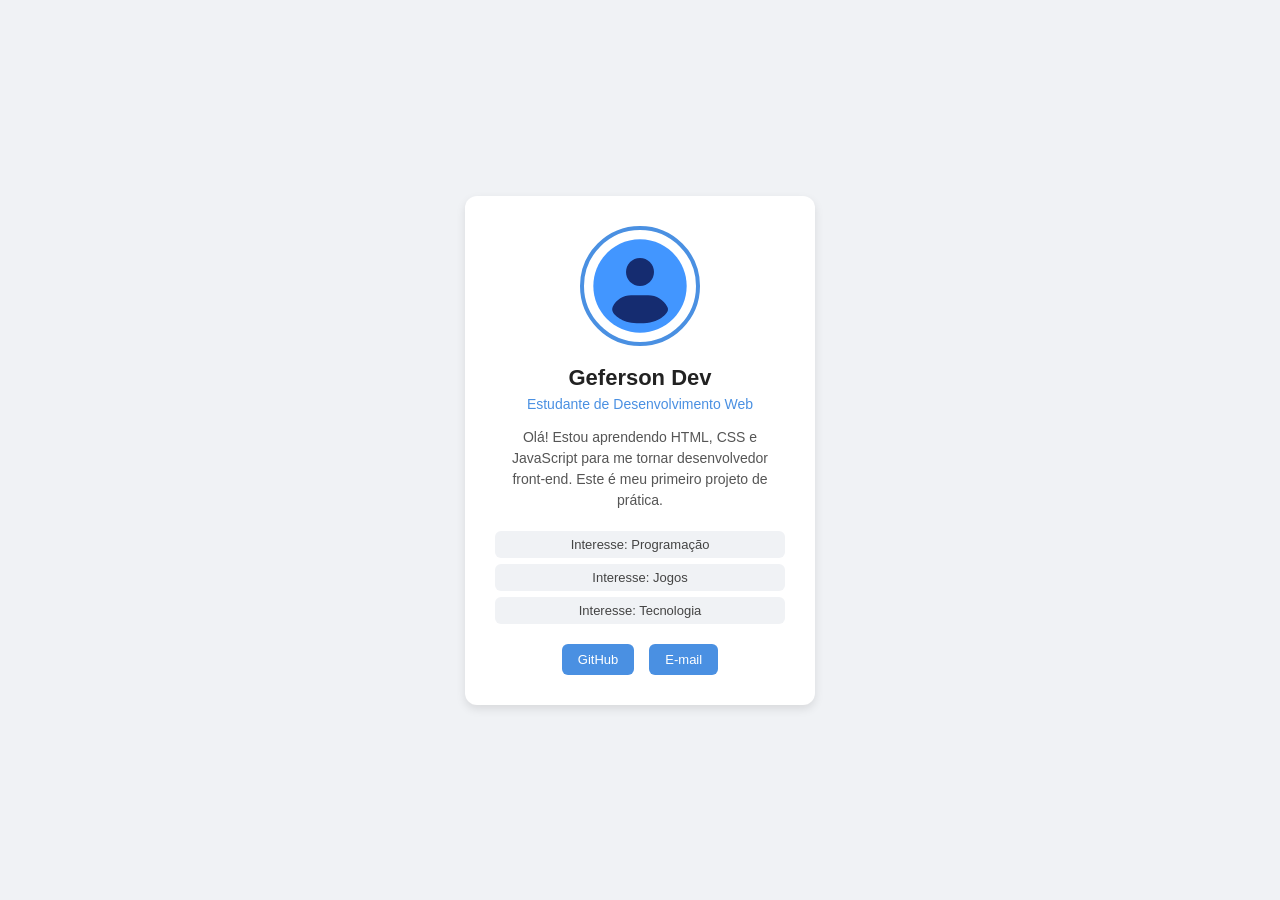
<file: 1- FUNDAMENTALS (HTML, CSS, JS, Git, GitHub)/projeto-01-cartao-perfil/index.html>
<!DOCTYPE html> <!-- Diz ao navegador que este é um documento HTML5 -->
<html lang="pt-br"> <!-- Início do documento HTML, "lang" define o idioma da página -->

<head> <!-- Área de informações que não aparecem visualmente na página, apenas configurações -->
    <meta charset="UTF-8"> <!-- Define a codificação de caracteres, permite usar acentos e ç -->
    <meta name="viewport" content="width=device-width, initial-scale=1.0"> <!-- Faz a página se adaptar a telas de celular -->
    <title>Meu Cartão de Perfil</title> <!-- Texto que aparece na aba do navegador -->
    <link rel="stylesheet" href="style.css"> <!-- Conecta este HTML ao arquivo de estilos CSS -->
</head>

<body> <!-- Início do conteúdo visível da página -->

    <div class="cartao"> <!-- Uma "caixa" (div) que vai agrupar todo o cartão de perfil -->

        <img src="imagens/perfil.svg" alt="Foto de perfil" class="foto-perfil">
        <!-- Imagem de perfil: "src" indica o caminho do arquivo, "alt" é o texto alternativo (acessibilidade) -->

        <h1 class="nome">Geferson Dev</h1> <!-- Título principal: nome da pessoa do cartão -->

        <p class="cargo">Estudante de Desenvolvimento Web</p> <!-- Parágrafo curto, tipo um subtítulo -->

        <p class="bio"> <!-- Parágrafo com uma breve descrição sobre a pessoa -->
            Olá! Estou aprendendo HTML, CSS e JavaScript para me tornar
            desenvolvedor front-end. Este é meu primeiro projeto de prática.
        </p>

        <ul class="lista-interesses"> <!-- Lista não ordenada (ul = unordered list) com pontinhos -->
            <li>Interesse: Programação</li> <!-- Cada "li" (list item) é um item da lista -->
            <li>Interesse: Jogos</li>
            <li>Interesse: Tecnologia</li>
        </ul>

        <div class="contato"> <!-- Div para agrupar os links de contato -->
            <a href="https://github.com" target="_blank">GitHub</a>
            <!-- Link (a = anchor). "href" é o destino do link, "target=_blank" abre em nova aba -->
            <a href="mailto:seuemail@exemplo.com">E-mail</a>
            <!-- Link especial "mailto" abre o programa de e-mail padrão do usuário -->
        </div>

    </div> <!-- Fim da div "cartao" -->

</body> <!-- Fim do conteúdo visível -->

</html> <!-- Fim do documento HTML -->
</file>
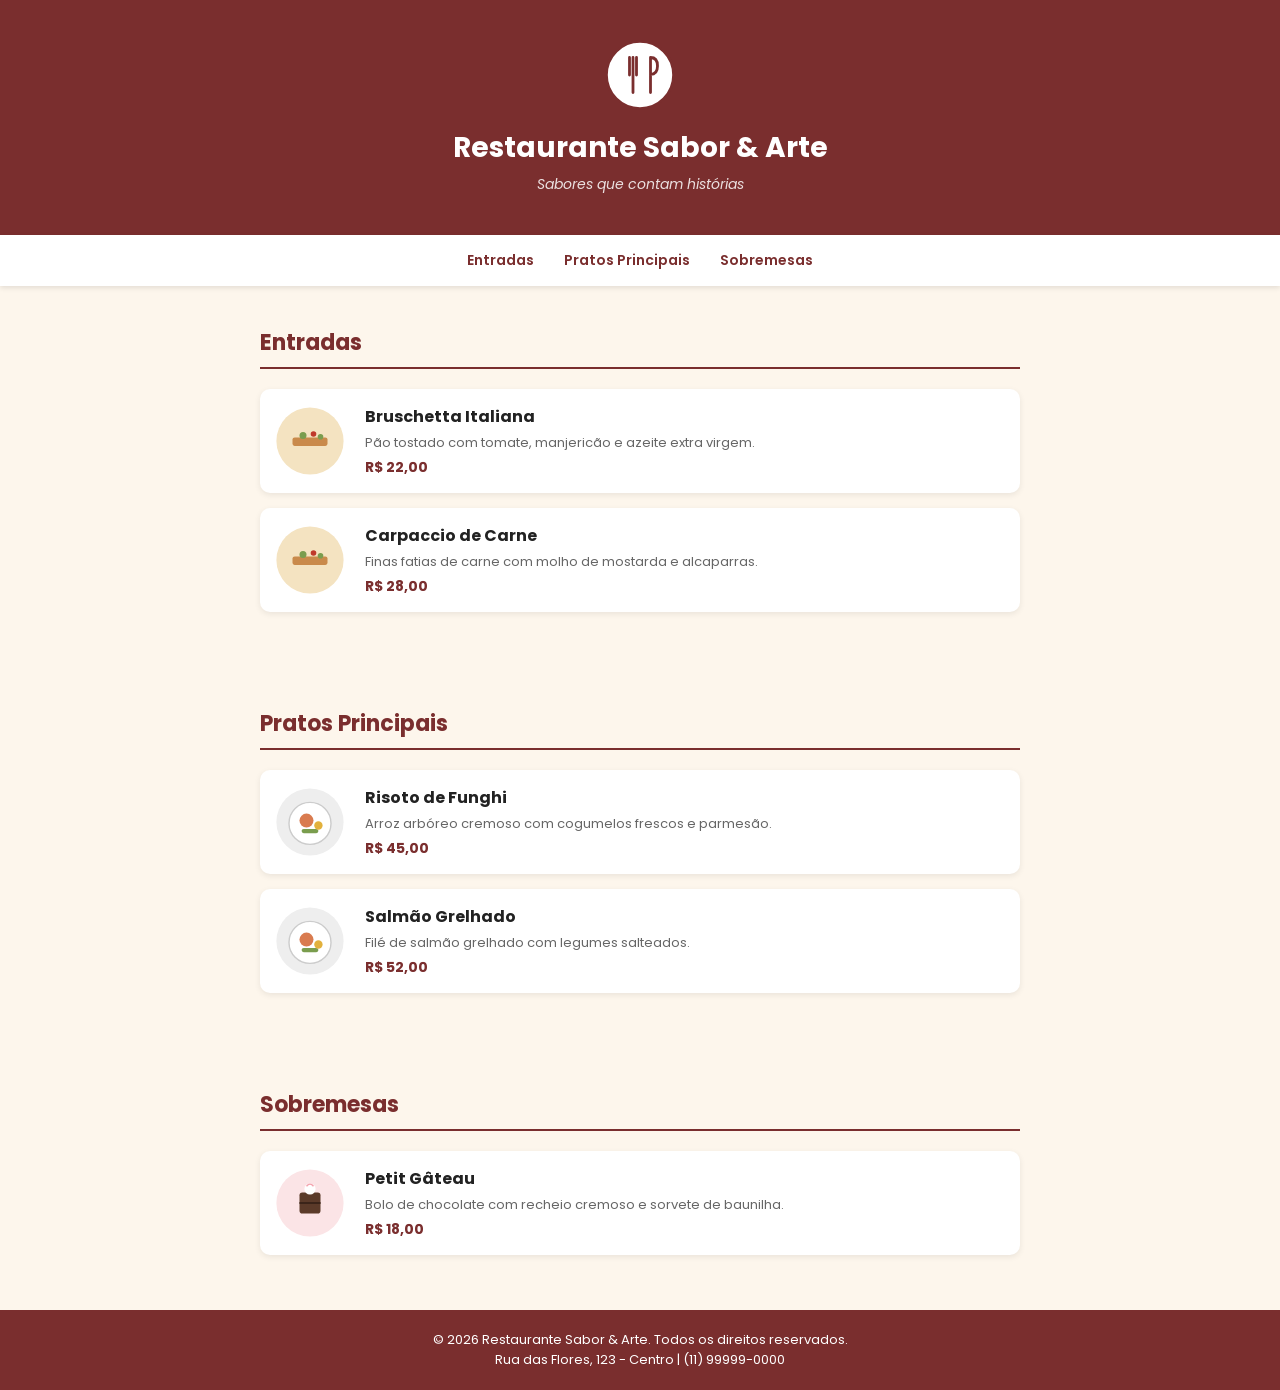
<file: 1- FUNDAMENTALS (HTML, CSS, JS, Git, GitHub)/projeto-02-cardapio-restaurante/index.html>
<!DOCTYPE html> <!-- Declara que o documento é HTML5 -->
<html lang="pt-br"> <!-- Início do HTML, idioma português do Brasil -->

<head> <!-- Configurações e metadados da página -->
    <meta charset="UTF-8"> <!-- Permite usar acentos e caracteres especiais -->
    <meta name="viewport" content="width=device-width, initial-scale=1.0"> <!-- Adapta a página para celulares -->
    <title>Cardápio - Restaurante Sabor & Arte</title> <!-- Nome exibido na aba do navegador -->
    <link rel="preconnect" href="https://fonts.googleapis.com"> <!-- Otimiza a conexão com o Google Fonts -->
    <link href="https://fonts.googleapis.com/css2?family=Poppins:wght@400;600;700&display=swap" rel="stylesheet">
    <!-- Importa a fonte "Poppins" do Google Fonts para usar no CSS -->
    <link rel="stylesheet" href="style.css"> <!-- Conecta o HTML ao arquivo de estilos -->
</head>

<body> <!-- Início do conteúdo visível -->

    <header class="topo"> <!-- "header" é uma tag semântica: indica o cabeçalho da página -->
        <img src="imagens/logo.svg" alt="Logo do restaurante" class="logo"> <!-- Logo do restaurante -->
        <h1>Restaurante Sabor & Arte</h1> <!-- Título principal com o nome do restaurante -->
        <p class="slogan">Sabores que contam histórias</p> <!-- Frase de efeito abaixo do nome -->
    </header>

    <nav class="menu-navegacao"> <!-- "nav" é a tag semântica para menus de navegação -->
        <a href="#entradas">Entradas</a> <!-- Link que leva até a seção de id "entradas" -->
        <a href="#pratos-principais">Pratos Principais</a> <!-- Link para a seção de pratos principais -->
        <a href="#sobremesas">Sobremesas</a> <!-- Link para a seção de sobremesas -->
    </nav>

    <main> <!-- "main" indica o conteúdo principal e único da página -->

        <section id="entradas" class="secao-cardapio"> <!-- "section" agrupa um bloco de conteúdo relacionado -->
            <h2>Entradas</h2> <!-- Título da seção de entradas -->

            <article class="item-cardapio"> <!-- "article" representa um item independente: um prato -->
                <img src="imagens/entrada.svg" alt="Bruschetta" class="foto-prato"> <!-- Imagem do prato -->
                <div class="info-prato"> <!-- Div para agrupar nome, descrição e preço -->
                    <h3>Bruschetta Italiana</h3> <!-- Nome do prato -->
                    <p class="descricao">Pão tostado com tomate, manjericão e azeite extra virgem.</p>
                    <span class="preco">R$ 22,00</span> <!-- "span" para destacar o preço em linha -->
                </div>
            </article>

            <article class="item-cardapio">
                <img src="imagens/entrada.svg" alt="Carpaccio" class="foto-prato">
                <div class="info-prato">
                    <h3>Carpaccio de Carne</h3>
                    <p class="descricao">Finas fatias de carne com molho de mostarda e alcaparras.</p>
                    <span class="preco">R$ 28,00</span>
                </div>
            </article>
        </section>

        <section id="pratos-principais" class="secao-cardapio"> <!-- Seção de pratos principais -->
            <h2>Pratos Principais</h2>

            <article class="item-cardapio">
                <img src="imagens/prato-principal.svg" alt="Risoto" class="foto-prato">
                <div class="info-prato">
                    <h3>Risoto de Funghi</h3>
                    <p class="descricao">Arroz arbóreo cremoso com cogumelos frescos e parmesão.</p>
                    <span class="preco">R$ 45,00</span>
                </div>
            </article>

            <article class="item-cardapio">
                <img src="imagens/prato-principal.svg" alt="Salmão" class="foto-prato">
                <div class="info-prato">
                    <h3>Salmão Grelhado</h3>
                    <p class="descricao">Filé de salmão grelhado com legumes salteados.</p>
                    <span class="preco">R$ 52,00</span>
                </div>
            </article>
        </section>

        <section id="sobremesas" class="secao-cardapio"> <!-- Seção de sobremesas -->
            <h2>Sobremesas</h2>

            <article class="item-cardapio">
                <img src="imagens/sobremesa.svg" alt="Petit Gateau" class="foto-prato">
                <div class="info-prato">
                    <h3>Petit Gâteau</h3>
                    <p class="descricao">Bolo de chocolate com recheio cremoso e sorvete de baunilha.</p>
                    <span class="preco">R$ 18,00</span>
                </div>
            </article>
        </section>

    </main>

    <footer class="rodape"> <!-- "footer" é a tag semântica para o rodapé da página -->
        <p>&copy; 2026 Restaurante Sabor & Arte. Todos os direitos reservados.</p>
        <!-- "&copy;" é um código especial de HTML que exibe o símbolo © -->
        <p>Rua das Flores, 123 - Centro | (11) 99999-0000</p> <!-- Endereço e telefone -->
    </footer>

</body>
</html>
</file>
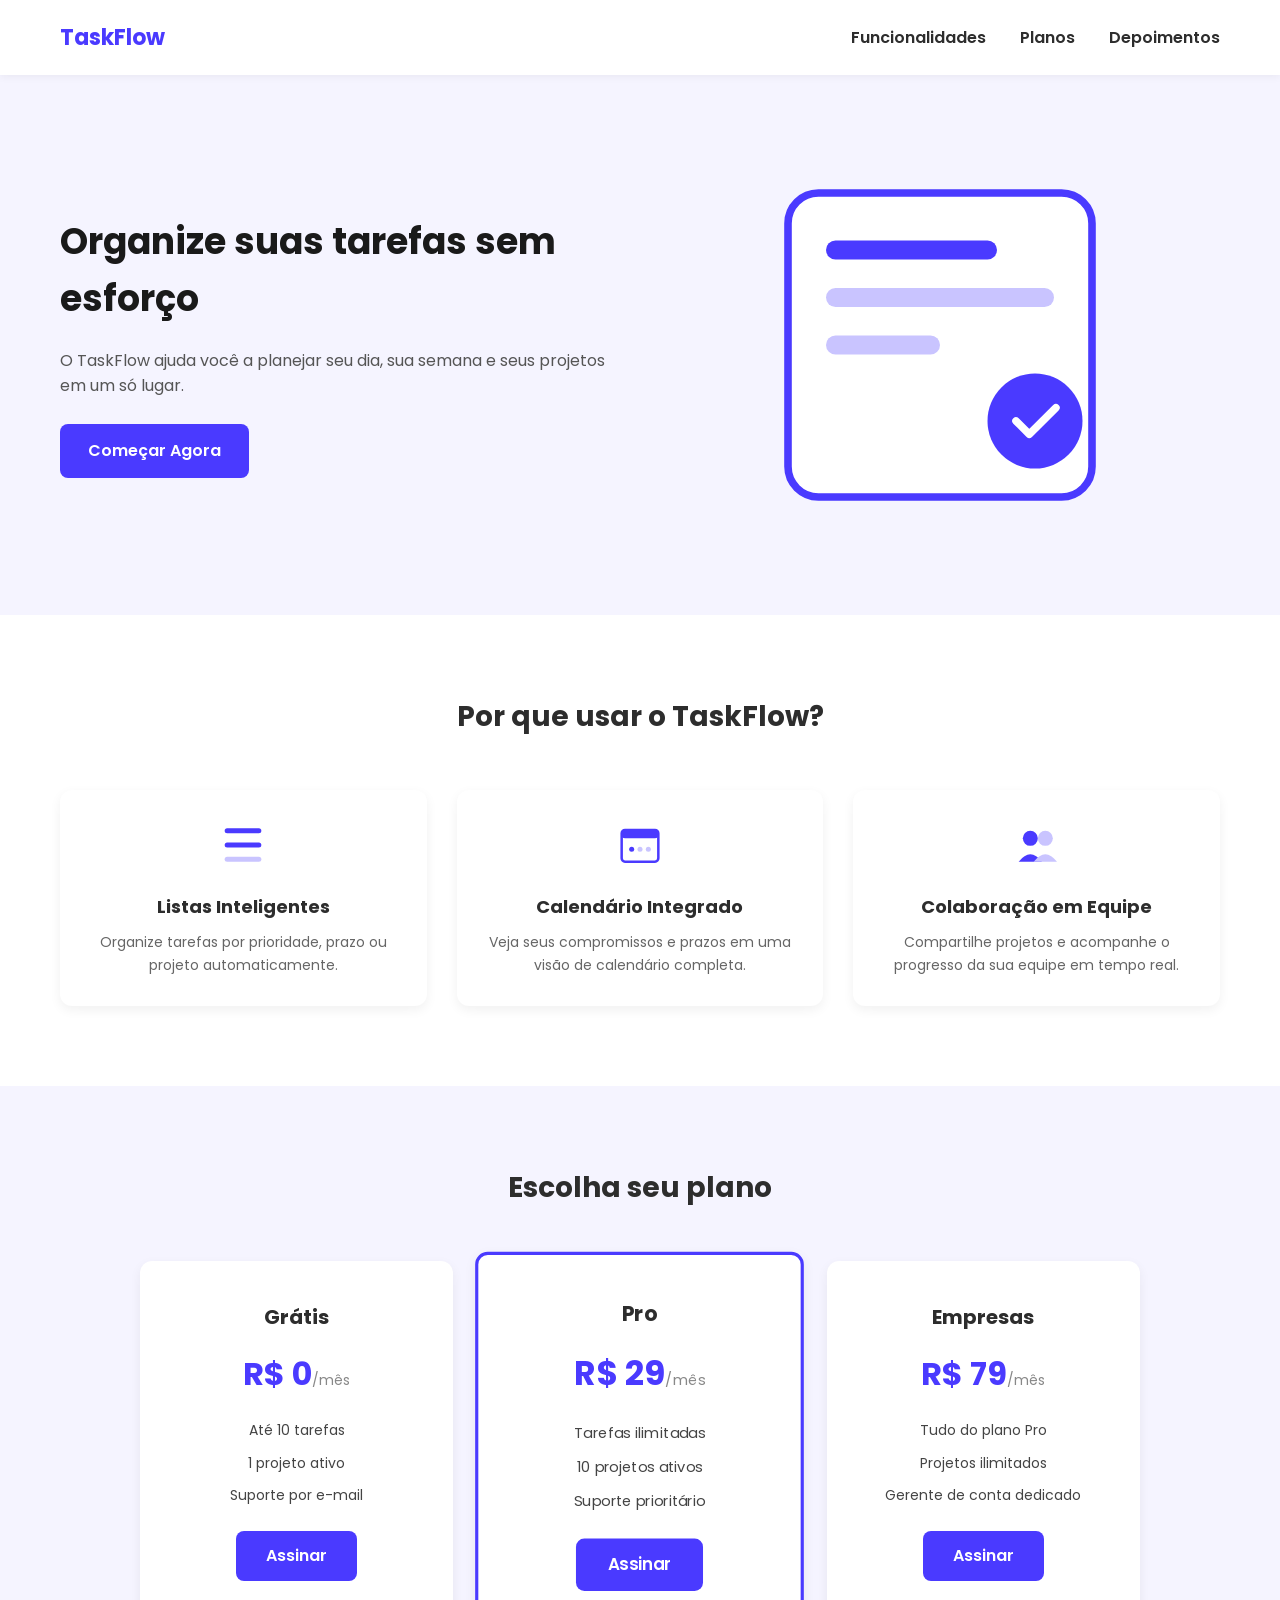
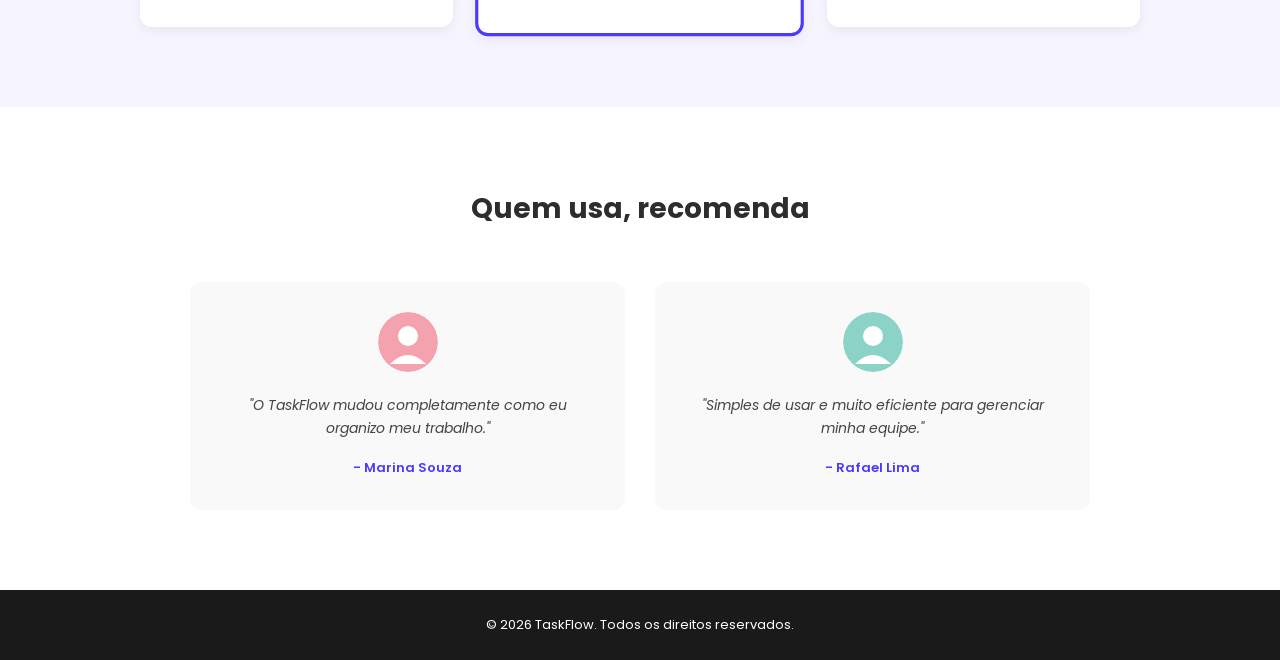
<file: 1- FUNDAMENTALS (HTML, CSS, JS, Git, GitHub)/projeto-03-landing-page/index.html>
<!DOCTYPE html> <!-- Declara documento HTML5 -->
<html lang="pt-br"> <!-- Idioma da página: português do Brasil -->

<head>
    <meta charset="UTF-8"> <!-- Codificação de caracteres, permite acentos -->
    <meta name="viewport" content="width=device-width, initial-scale=1.0"> <!-- Responsividade em celulares -->
    <title>TaskFlow - Organize sua rotina</title> <!-- Título da aba do navegador -->
    <link href="https://fonts.googleapis.com/css2?family=Poppins:wght@400;600;700&display=swap" rel="stylesheet">
    <!-- Fonte importada do Google Fonts -->
    <link rel="stylesheet" href="style.css"> <!-- Liga o HTML ao CSS -->
</head>

<body>

    <header class="cabecalho"> <!-- Cabeçalho fixo com logo e menu -->
        <div class="logo">TaskFlow</div> <!-- Nome/logo do app em texto -->
        <nav class="navegacao"> <!-- Menu de navegação -->
            <a href="#funcionalidades">Funcionalidades</a> <!-- Link para seção de funcionalidades -->
            <a href="#planos">Planos</a> <!-- Link para seção de planos -->
            <a href="#depoimentos">Depoimentos</a> <!-- Link para seção de depoimentos -->
        </nav>
    </header>

    <section class="hero"> <!-- Seção principal de destaque (primeira dobra da página) -->
        <div class="hero-texto"> <!-- Bloco com título, subtítulo e botão -->
            <h1>Organize suas tarefas sem esforço</h1> <!-- Título de impacto -->
            <p>O TaskFlow ajuda você a planejar seu dia, sua semana e seus projetos em um só lugar.</p>
            <a href="#planos" class="botao-cta">Começar Agora</a> <!-- Botão de call-to-action -->
        </div>
        <img src="imagens/hero.svg" alt="Ilustração de organização de tarefas" class="hero-imagem">
        <!-- Imagem ilustrativa ao lado do texto -->
    </section>

    <section id="funcionalidades" class="funcionalidades"> <!-- Seção de funcionalidades, organizada em grid -->
        <h2>Por que usar o TaskFlow?</h2> <!-- Título da seção -->

        <div class="grid-funcionalidades"> <!-- Container que vai virar um grid no CSS -->

            <article class="card-funcionalidade"> <!-- Cada card é um "article", pois representa um conteúdo independente -->
                <img src="imagens/icone-lista.svg" alt="Ícone de lista" class="icone">
                <h3>Listas Inteligentes</h3> <!-- Nome da funcionalidade -->
                <p>Organize tarefas por prioridade, prazo ou projeto automaticamente.</p>
            </article>

            <article class="card-funcionalidade">
                <img src="imagens/icone-calendario.svg" alt="Ícone de calendário" class="icone">
                <h3>Calendário Integrado</h3>
                <p>Veja seus compromissos e prazos em uma visão de calendário completa.</p>
            </article>

            <article class="card-funcionalidade">
                <img src="imagens/icone-equipe.svg" alt="Ícone de equipe" class="icone">
                <h3>Colaboração em Equipe</h3>
                <p>Compartilhe projetos e acompanhe o progresso da sua equipe em tempo real.</p>
            </article>

        </div>
    </section>

    <section id="planos" class="planos"> <!-- Seção de planos de preço, também organizada em grid -->
        <h2>Escolha seu plano</h2>

        <div class="grid-planos"> <!-- Container que vira grid de 3 colunas no CSS -->

            <article class="card-plano"> <!-- Plano gratuito -->
                <h3>Grátis</h3>
                <p class="preco-plano">R$ 0<span>/mês</span></p> <!-- "span" para estilizar só o "/mês" menor -->
                <ul>
                    <li>Até 10 tarefas</li>
                    <li>1 projeto ativo</li>
                    <li>Suporte por e-mail</li>
                </ul>
                <a href="#" class="botao-plano">Assinar</a>
            </article>

            <article class="card-plano destaque"> <!-- Plano do meio, com classe extra "destaque" para se sobressair -->
                <h3>Pro</h3>
                <p class="preco-plano">R$ 29<span>/mês</span></p>
                <ul>
                    <li>Tarefas ilimitadas</li>
                    <li>10 projetos ativos</li>
                    <li>Suporte prioritário</li>
                </ul>
                <a href="#" class="botao-plano">Assinar</a>
            </article>

            <article class="card-plano"> <!-- Plano empresarial -->
                <h3>Empresas</h3>
                <p class="preco-plano">R$ 79<span>/mês</span></p>
                <ul>
                    <li>Tudo do plano Pro</li>
                    <li>Projetos ilimitados</li>
                    <li>Gerente de conta dedicado</li>
                </ul>
                <a href="#" class="botao-plano">Assinar</a>
            </article>

        </div>
    </section>

    <section id="depoimentos" class="depoimentos"> <!-- Seção de depoimentos de clientes -->
        <h2>Quem usa, recomenda</h2>

        <div class="grid-depoimentos"> <!-- Grid responsivo com auto-fit para os depoimentos -->

            <article class="card-depoimento">
                <img src="imagens/avatar1.svg" alt="Foto de cliente" class="avatar">
                <p class="texto-depoimento">"O TaskFlow mudou completamente como eu organizo meu trabalho."</p>
                <span class="nome-cliente">- Marina Souza</span>
            </article>

            <article class="card-depoimento">
                <img src="imagens/avatar2.svg" alt="Foto de cliente" class="avatar">
                <p class="texto-depoimento">"Simples de usar e muito eficiente para gerenciar minha equipe."</p>
                <span class="nome-cliente">- Rafael Lima</span>
            </article>

        </div>
    </section>

    <footer class="rodape"> <!-- Rodapé da página -->
        <p>&copy; 2026 TaskFlow. Todos os direitos reservados.</p>
    </footer>

</body>
</html>
</file>
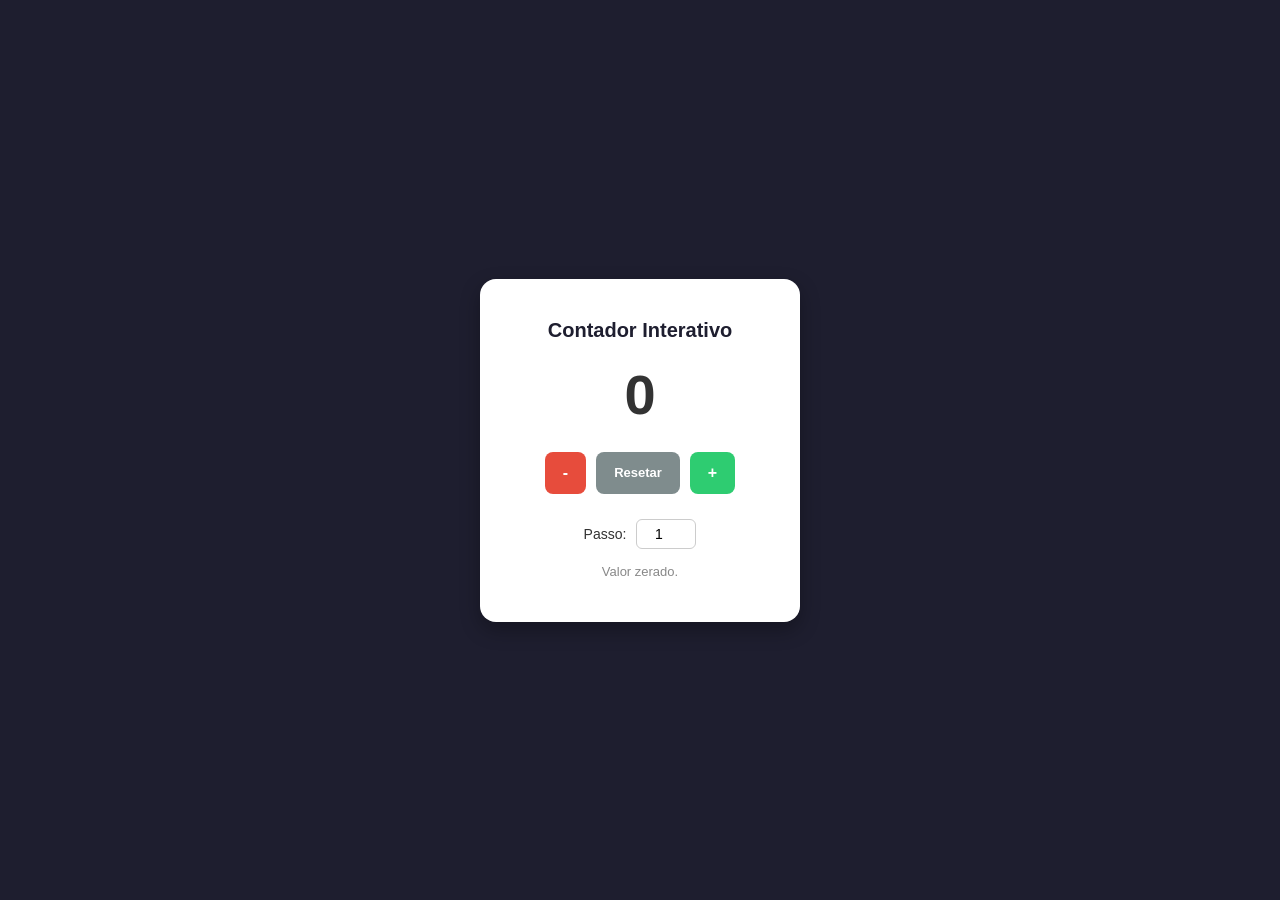
<file: 1- FUNDAMENTALS (HTML, CSS, JS, Git, GitHub)/projeto-04-contador-interativo/index.html>
<!DOCTYPE html> <!-- Declara documento HTML5 -->
<html lang="pt-br"> <!-- Idioma da página -->

<head>
    <meta charset="UTF-8"> <!-- Permite acentos e caracteres especiais -->
    <meta name="viewport" content="width=device-width, initial-scale=1.0"> <!-- Responsividade para celular -->
    <title>Contador Interativo</title> <!-- Título da aba do navegador -->
    <link rel="stylesheet" href="style.css"> <!-- Liga o HTML ao arquivo de estilos -->
</head>

<body>

    <div class="caixa-contador"> <!-- Caixa que centraliza e agrupa o contador -->

        <h1>Contador Interativo</h1> <!-- Título da página -->

        <p id="numero" class="numero">0</p>
        <!-- Elemento que mostra o valor atual do contador. "id=numero" é como o JS vai encontrar esse elemento -->

        <div class="botoes"> <!-- Div que agrupa os 3 botões lado a lado -->
            <button id="botao-diminuir" class="botao botao-diminuir">-</button>
            <!-- Botão de diminuir. O "id" é usado pelo JS pra saber qual botão foi clicado -->
            <button id="botao-resetar" class="botao botao-resetar">Resetar</button>
            <!-- Botão de resetar o valor para zero -->
            <button id="botao-aumentar" class="botao botao-aumentar">+</button>
            <!-- Botão de aumentar -->
        </div>

        <div class="config-passo"> <!-- Div com a configuração de quanto o contador aumenta/diminui por clique -->
            <label for="input-passo">Passo:</label> <!-- Rótulo do campo, "for" liga ao id do input -->
            <input type="number" id="input-passo" class="input-passo" value="1" min="1">
            <!-- Campo numérico onde o usuário escolhe de quanto em quanto o contador anda -->
        </div>

        <p id="mensagem" class="mensagem"></p>
        <!-- Parágrafo vazio que o JS vai preencher dinamicamente com mensagens (ex: "Valor positivo!") -->

    </div>

    <script src="script.js"></script>
    <!-- Importa o arquivo JavaScript. Fica no fim do body pra garantir que o HTML já carregou antes do JS rodar -->

</body>
</html>
</file>
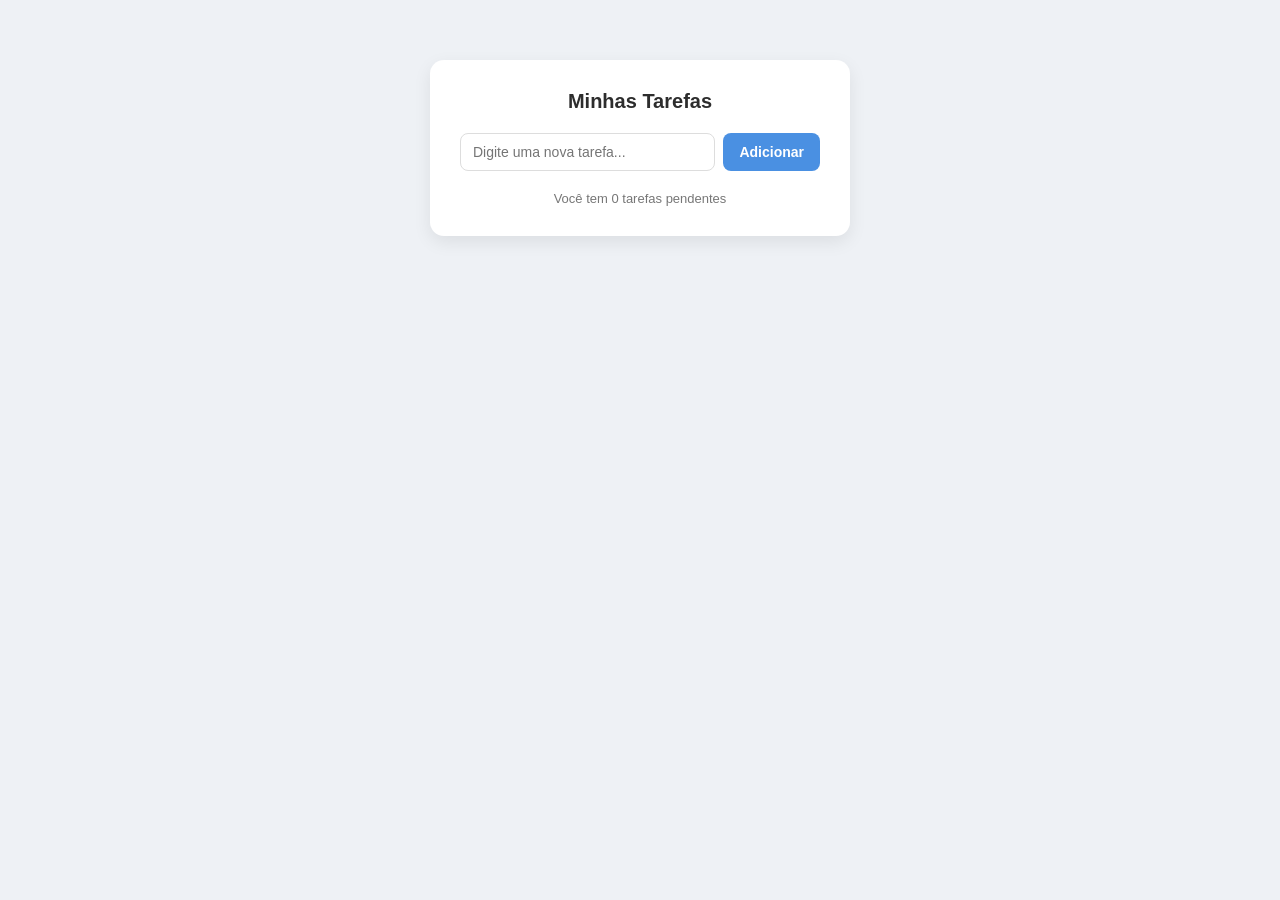
<file: 1- FUNDAMENTALS (HTML, CSS, JS, Git, GitHub)/projeto-05-lista-tarefas/index.html>
<!DOCTYPE html> <!-- Declara documento HTML5 -->
<html lang="pt-br"> <!-- Idioma da página -->

<head>
    <meta charset="UTF-8"> <!-- Permite acentos e caracteres especiais -->
    <meta name="viewport" content="width=device-width, initial-scale=1.0"> <!-- Responsividade para celular -->
    <title>Lista de Tarefas</title> <!-- Título da aba do navegador -->
    <link rel="stylesheet" href="style.css"> <!-- Liga o HTML ao arquivo de estilos -->
</head>

<body>

    <div class="caixa-app"> <!-- Caixa que centraliza e agrupa toda a aplicação -->

        <h1>Minhas Tarefas</h1> <!-- Título da página -->

        <div class="area-adicionar"> <!-- Div com o campo de texto e o botão de adicionar -->
            <input type="text" id="input-tarefa" class="input-tarefa" placeholder="Digite uma nova tarefa...">
            <!-- Campo onde o usuário digita a tarefa. "placeholder" é o texto de dica exibido vazio -->
            <button id="botao-adicionar" class="botao-adicionar">Adicionar</button>
            <!-- Botão que vai disparar a função de adicionar tarefa no JS -->
        </div>

        <ul id="lista-tarefas" class="lista-tarefas">
            <!-- Lista vazia de propósito: o JavaScript é quem vai criar os "li" aqui dentro dinamicamente -->
        </ul>

        <p id="contador-tarefas" class="contador-tarefas"></p>
        <!-- Parágrafo que o JS vai preencher com "Você tem X tarefas pendentes" -->

    </div>

    <script src="script.js"></script>
    <!-- Importa o JS no final do body, garantindo que todo o HTML já foi carregado antes -->

</body>
</html>
</file>
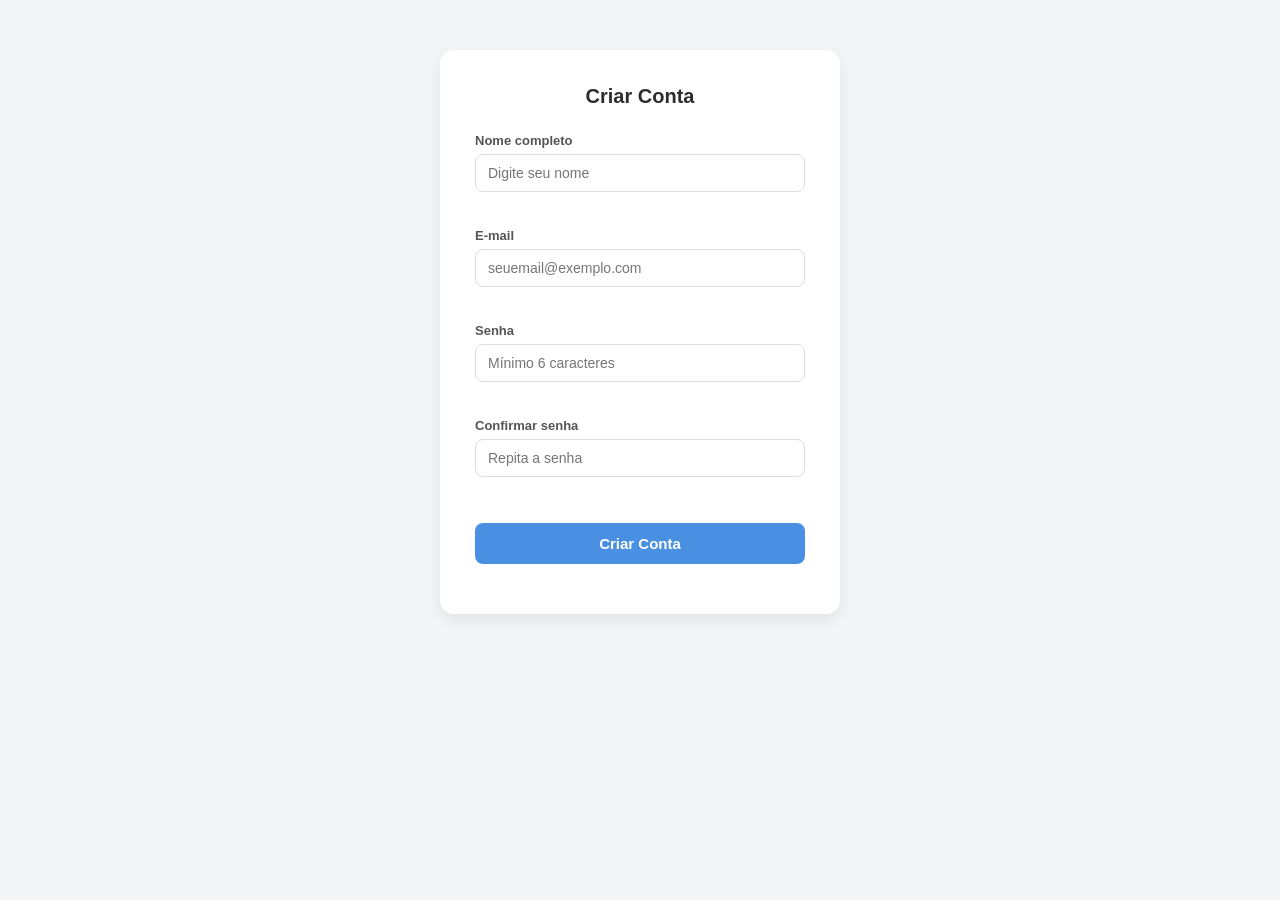
<file: 1- FUNDAMENTALS (HTML, CSS, JS, Git, GitHub)/projeto-06-formulario-validado/index.html>
<!DOCTYPE html> <!-- Declara documento HTML5 -->
<html lang="pt-br"> <!-- Idioma da página -->

<head>
    <meta charset="UTF-8"> <!-- Permite acentos e caracteres especiais -->
    <meta name="viewport" content="width=device-width, initial-scale=1.0"> <!-- Responsividade para celular -->
    <title>Cadastro com Validação</title> <!-- Título da aba do navegador -->
    <link rel="stylesheet" href="style.css"> <!-- Liga o HTML ao arquivo de estilos -->
</head>

<body>

    <div class="caixa-formulario"> <!-- Caixa que centraliza e agrupa o formulário -->

        <h1>Criar Conta</h1> <!-- Título da página -->

        <!-- "novalidate" desliga a validação automática do navegador, pois vamos validar tudo via JS -->
        <form id="formulario-cadastro" novalidate>

            <div class="campo"> <!-- Agrupa o label, o input e a mensagem de erro do nome -->
                <label for="nome">Nome completo</label> <!-- "for" liga este texto ao input de id="nome" -->
                <input type="text" id="nome" name="nome" placeholder="Digite seu nome">
                <span class="erro" id="erro-nome"></span> <!-- Onde a mensagem de erro do nome vai aparecer -->
            </div>

            <div class="campo"> <!-- Agrupa o campo de e-mail -->
                <label for="email">E-mail</label>
                <input type="text" id="email" name="email" placeholder="seuemail@exemplo.com">
                <span class="erro" id="erro-email"></span>
            </div>

            <div class="campo"> <!-- Agrupa o campo de senha -->
                <label for="senha">Senha</label>
                <input type="password" id="senha" name="senha" placeholder="Mínimo 6 caracteres">
                <!-- "type=password" faz o navegador esconder os caracteres digitados -->
                <span class="erro" id="erro-senha"></span>
            </div>

            <div class="campo"> <!-- Agrupa o campo de confirmação de senha -->
                <label for="confirmar-senha">Confirmar senha</label>
                <input type="password" id="confirmar-senha" name="confirmar-senha" placeholder="Repita a senha">
                <span class="erro" id="erro-confirmar-senha"></span>
            </div>

            <button type="submit" class="botao-enviar" id="botao-enviar">Criar Conta</button>
            <!-- "type=submit" faz este botão disparar o evento "submit" do formulário -->

            <p class="mensagem-sucesso" id="mensagem-sucesso"></p>
            <!-- Parágrafo vazio que o JS preenche quando o cadastro é validado com sucesso -->

        </form>

    </div>

    <script src="script.js"></script> <!-- Importa o JS no final do body -->

</body>
</html>
</file>
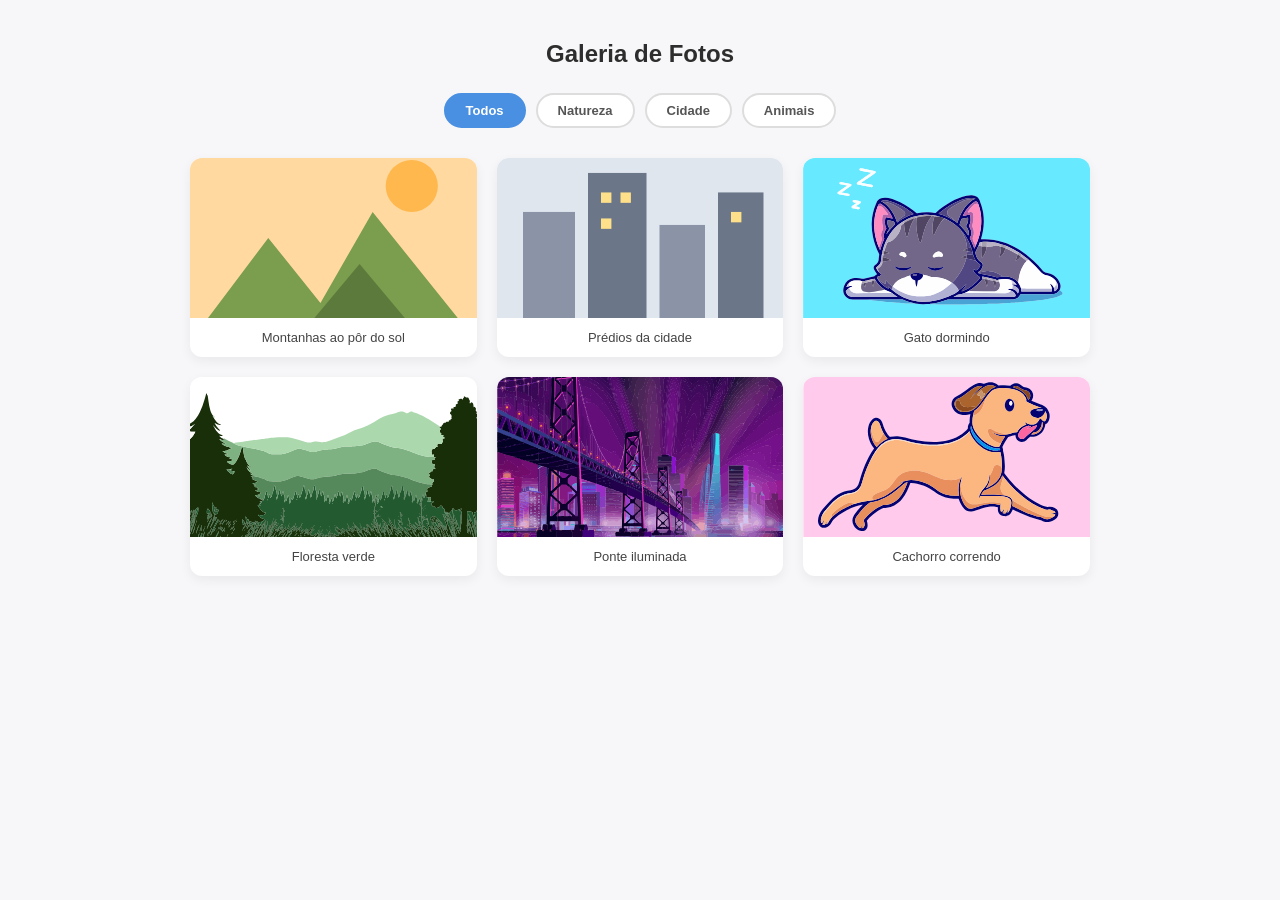
<file: 1- FUNDAMENTALS (HTML, CSS, JS, Git, GitHub)/projeto-07-galeria-com-filtro/index.html>
<!DOCTYPE html> <!-- Declara documento HTML5 -->
<html lang="pt-br"> <!-- Idioma da página -->

<head>
    <meta charset="UTF-8"> <!-- Permite acentos e caracteres especiais -->
    <meta name="viewport" content="width=device-width, initial-scale=1.0"> <!-- Responsividade para celular -->
    <title>Galeria com Filtro</title> <!-- Título da aba do navegador -->
    <link rel="stylesheet" href="style.css"> <!-- Liga o HTML ao arquivo de estilos -->
</head>

<body>

    <div class="container"> <!-- Container que centraliza e limita a largura de todo o conteúdo -->

        <h1>Galeria de Fotos</h1> <!-- Título da página -->

        <div class="filtros" id="filtros"> <!-- Div que agrupa os botões de filtro -->
            <!-- "data-filtro" é um atributo customizado: guarda a categoria que aquele botão representa -->
            <button class="botao-filtro ativo" data-filtro="todos">Todos</button>
            <!-- Este botão já começa com a classe "ativo", pois é o filtro selecionado por padrão -->
            <button class="botao-filtro" data-filtro="natureza">Natureza</button>
            <button class="botao-filtro" data-filtro="cidade">Cidade</button>
            <button class="botao-filtro" data-filtro="animais">Animais</button>
        </div>

        <div class="galeria" id="galeria"> <!-- Div que vai virar um grid com todas as imagens -->

            <!-- Cada "figure" representa um item independente da galeria, com imagem e legenda -->
            <!-- "data-categoria" é o atributo que o JS lê pra saber se deve mostrar ou esconder o item -->
            <figure class="item-galeria" data-categoria="natureza">
                <img src="imagens/natureza1.svg" alt="Montanhas ao pôr do sol">
                <figcaption>Montanhas ao pôr do sol</figcaption> <!-- Legenda da imagem -->
            </figure>

            <figure class="item-galeria" data-categoria="cidade">
                <img src="imagens/cidade1.svg" alt="Prédios da cidade">
                <figcaption>Prédios da cidade</figcaption>
            </figure>

            <figure class="item-galeria" data-categoria="animais">
                <img src="imagens/animal1.svg" alt="Gato dormindo">
                <figcaption>Gato dormindo</figcaption>
            </figure>

            <figure class="item-galeria" data-categoria="natureza">
                <img src="imagens/natureza2.svg" alt="Floresta verde">
                <figcaption>Floresta verde</figcaption>
            </figure>

            <figure class="item-galeria" data-categoria="cidade">
                <img src="imagens/cidade2.svg" alt="Ponte iluminada">
                <figcaption>Ponte iluminada</figcaption>
            </figure>

            <figure class="item-galeria" data-categoria="animais">
                <img src="imagens/animal2.svg" alt="Cachorro correndo">
                <figcaption>Cachorro correndo</figcaption>
            </figure>

        </div>

        <p class="sem-resultados" id="sem-resultados"></p>
        <!-- Parágrafo vazio que o JS preenche caso nenhuma imagem corresponda ao filtro escolhido -->

    </div>

    <script src="script.js"></script> <!-- Importa o JS no final do body -->

</body>
</html>
</file>
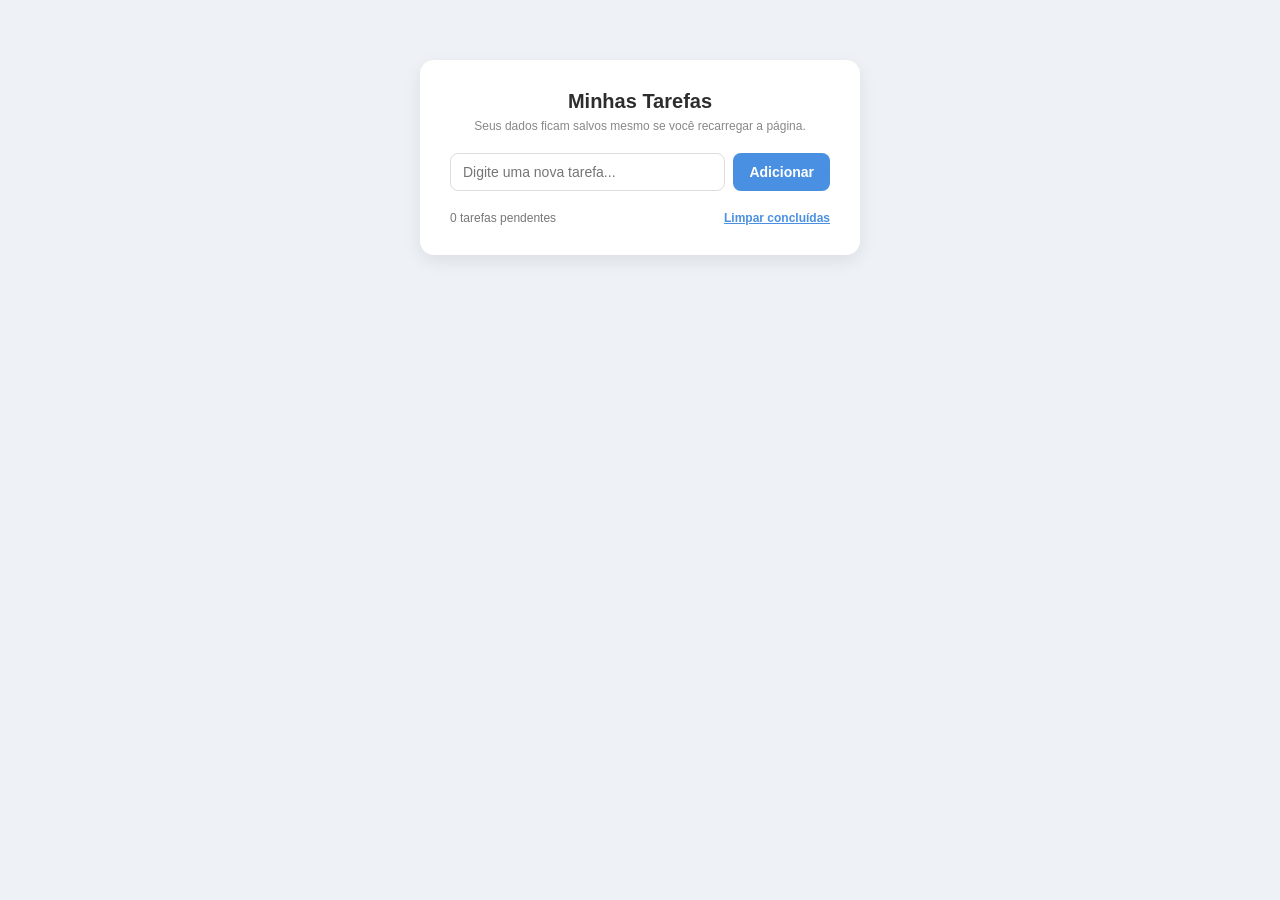
<file: 1- FUNDAMENTALS (HTML, CSS, JS, Git, GitHub)/projeto-08-lista-tarefas-localstorage/index.html>
<!DOCTYPE html> <!-- Declara documento HTML5 -->
<html lang="pt-br"> <!-- Idioma da página -->

<head>
    <meta charset="UTF-8"> <!-- Permite acentos e caracteres especiais -->
    <meta name="viewport" content="width=device-width, initial-scale=1.0"> <!-- Responsividade para celular -->
    <title>Lista de Tarefas Persistente</title> <!-- Título da aba do navegador -->
    <link rel="stylesheet" href="style.css"> <!-- Liga o HTML ao arquivo de estilos -->
</head>

<body>

    <div class="caixa-app"> <!-- Caixa que centraliza e agrupa toda a aplicação -->

        <h1>Minhas Tarefas</h1> <!-- Título da página -->
        <p class="subtitulo">Seus dados ficam salvos mesmo se você recarregar a página.</p>
        <!-- Frase explicando a diferença deste projeto: persistência dos dados -->

        <div class="area-adicionar"> <!-- Div com o campo de texto e o botão de adicionar -->
            <input type="text" id="input-tarefa" class="input-tarefa" placeholder="Digite uma nova tarefa...">
            <button id="botao-adicionar" class="botao-adicionar">Adicionar</button>
        </div>

        <ul id="lista-tarefas" class="lista-tarefas">
            <!-- Lista vazia: o JavaScript cria os "li" aqui, seja de tarefas novas ou carregadas do localStorage -->
        </ul>

        <div class="rodape-acoes"> <!-- Div que agrupa o contador e o botão de limpar tudo -->
            <p id="contador-tarefas" class="contador-tarefas"></p>
            <button id="botao-limpar" class="botao-limpar">Limpar concluídas</button>
            <!-- Botão que remove do localStorage apenas as tarefas já marcadas como concluídas -->
        </div>

    </div>

    <script src="script.js"></script> <!-- Importa o JS no final do body -->

</body>
</html>
</file>
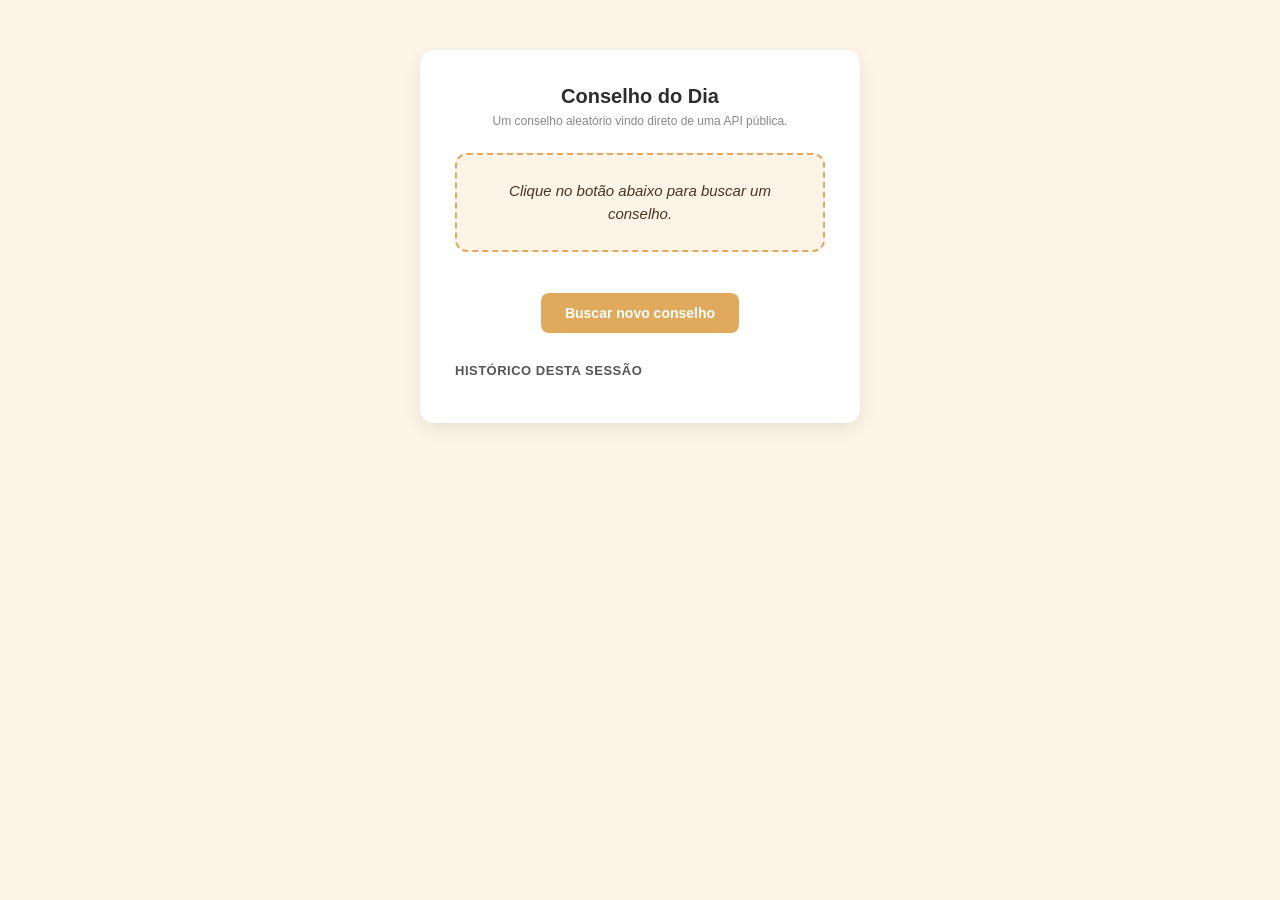
<file: 1- FUNDAMENTALS (HTML, CSS, JS, Git, GitHub)/projeto-09-consumo-api/index.html>
<!DOCTYPE html> <!-- Declara documento HTML5 -->
<html lang="pt-br"> <!-- Idioma da página -->

<head>
    <meta charset="UTF-8"> <!-- Permite acentos e caracteres especiais -->
    <meta name="viewport" content="width=device-width, initial-scale=1.0"> <!-- Responsividade para celular -->
    <title>Gerador de Conselhos</title> <!-- Título da aba do navegador -->
    <link rel="stylesheet" href="style.css"> <!-- Liga o HTML ao arquivo de estilos -->
</head>

<body>

    <div class="caixa-app"> <!-- Caixa que centraliza e agrupa toda a aplicação -->

        <h1>Conselho do Dia</h1> <!-- Título da página -->
        <p class="subtitulo">Um conselho aleatório vindo direto de uma API pública.</p>

        <div class="cartao-conselho"> <!-- Cartão onde o conselho aparece -->
            <p id="texto-conselho" class="texto-conselho">
                Clique no botão abaixo para buscar um conselho.
            </p> <!-- Texto inicial exibido antes de qualquer busca -->
        </div>

        <p id="mensagem-erro" class="mensagem-erro"></p>
        <!-- Parágrafo vazio que o JS preenche caso a busca na API falhe -->

        <button id="botao-buscar" class="botao-buscar">Buscar novo conselho</button>
        <!-- Botão que dispara a busca na API -->

        <div class="historico"> <!-- Div que mostra os últimos conselhos já buscados nesta sessão -->
            <h2>Histórico desta sessão</h2>
            <ul id="lista-historico" class="lista-historico">
                <!-- O JS vai preencher esta lista conforme novos conselhos forem chegando -->
            </ul>
        </div>

    </div>

    <script src="script.js"></script> <!-- Importa o JS no final do body -->

</body>
</html>
</file>
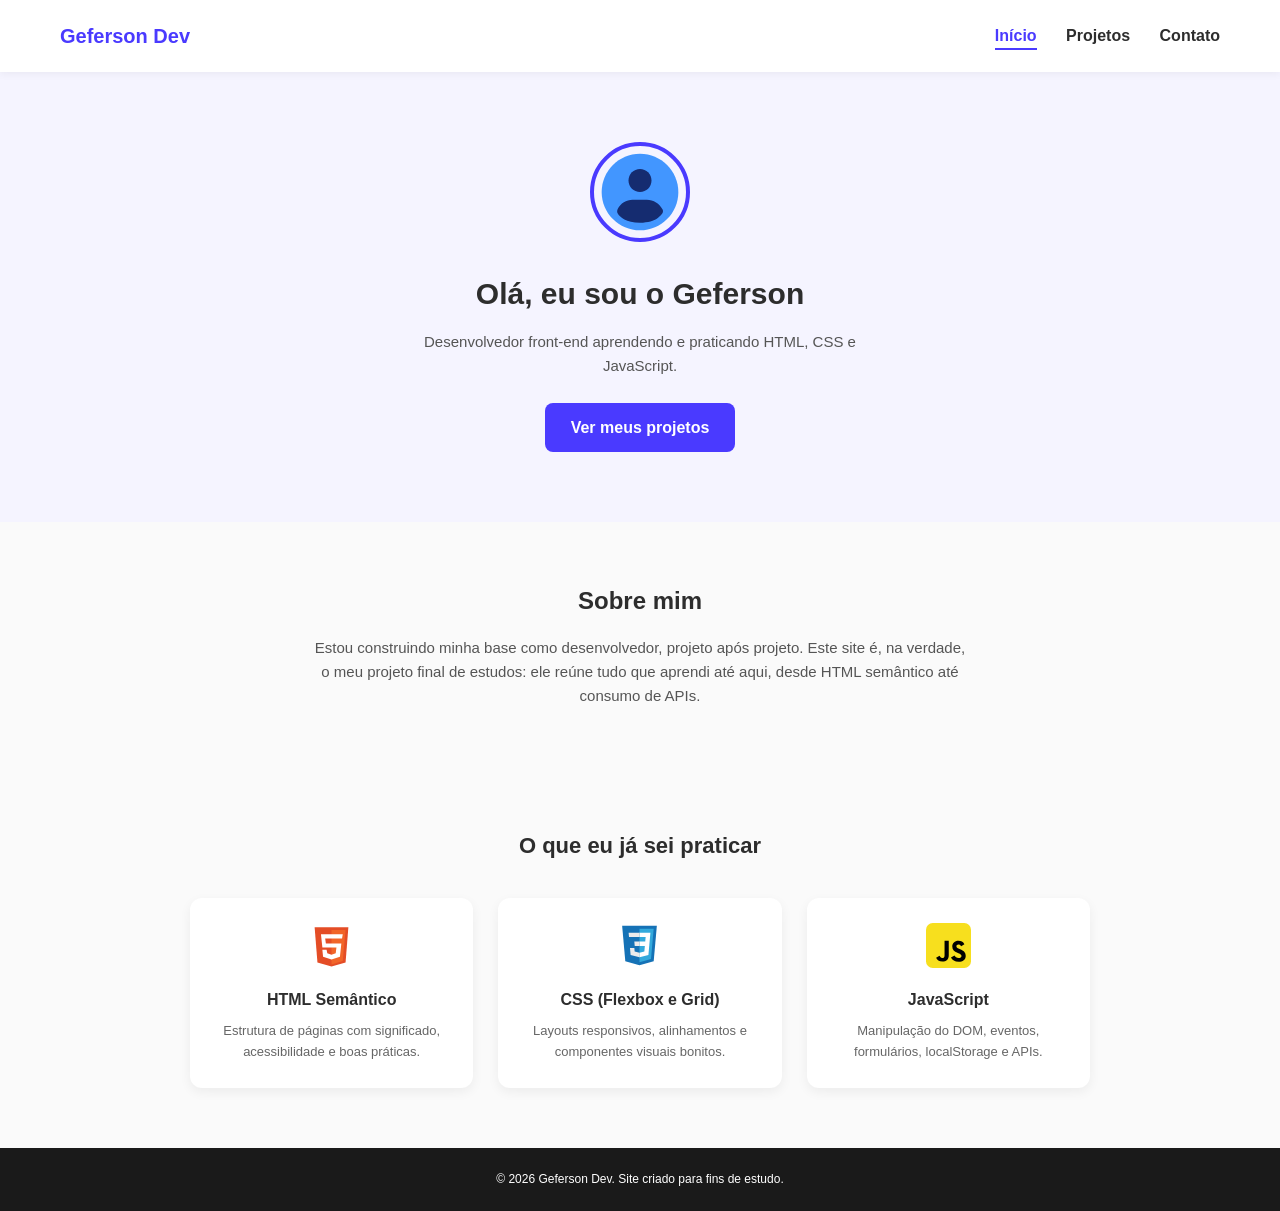
<file: 1- FUNDAMENTALS (HTML, CSS, JS, Git, GitHub)/projeto-10-mini-site-final/index.html>
<!DOCTYPE html> <!-- Declara documento HTML5 -->
<html lang="pt-br"> <!-- Idioma da página -->

<head>
    <meta charset="UTF-8"> <!-- Permite acentos e caracteres especiais -->
    <meta name="viewport" content="width=device-width, initial-scale=1.0"> <!-- Responsividade para celular -->
    <title>Geferson Dev - Início</title> <!-- Título da aba do navegador -->
    <link rel="stylesheet" href="style.css"> <!-- Liga o HTML ao arquivo de estilos (compartilhado entre as páginas) -->
</head>

<body>

    <header class="cabecalho"> <!-- Cabeçalho compartilhado por todas as páginas do site -->
        <div class="logo">Geferson Dev</div> <!-- Nome/marca do site -->
        <nav class="navegacao"> <!-- Menu de navegação entre as páginas -->
            <!-- "class=ativo" marca visualmente em qual página o usuário está agora -->
            <a href="index.html" class="ativo">Início</a>
            <a href="projetos.html">Projetos</a>
            <a href="contato.html">Contato</a>
        </nav>
    </header>

    <section class="hero"> <!-- Seção de destaque no topo da página inicial -->
        <img src="imagens/avatar.svg" alt="Foto de perfil" class="avatar-hero">
        <h1>Olá, eu sou o Geferson</h1> <!-- Título de apresentação -->
        <p>Desenvolvedor front-end aprendendo e praticando HTML, CSS e JavaScript.</p>
        <a href="projetos.html" class="botao-cta">Ver meus projetos</a> <!-- Chama para a página de projetos -->
    </section>

    <section class="sobre"> <!-- Seção "sobre mim" -->
        <h2>Sobre mim</h2>
        <p>
            Estou construindo minha base como desenvolvedor, projeto após projeto.
            Este site é, na verdade, o meu projeto final de estudos: ele reúne tudo que
            aprendi até aqui, desde HTML semântico até consumo de APIs.
        </p>
    </section>

    <section class="habilidades"> <!-- Seção de habilidades, organizada em grid -->
        <h2>O que eu já sei praticar</h2>

        <div class="grid-habilidades"> <!-- Container que vira um grid no CSS -->
            <article class="card-habilidade">
                <img src="imagens/icone-html.svg" alt="Ícone HTML" class="icone-habilidade">
                <h3>HTML Semântico</h3>
                <p>Estrutura de páginas com significado, acessibilidade e boas práticas.</p>
            </article>

            <article class="card-habilidade">
                <img src="imagens/icone-css.svg" alt="Ícone CSS" class="icone-habilidade">
                <h3>CSS (Flexbox e Grid)</h3>
                <p>Layouts responsivos, alinhamentos e componentes visuais bonitos.</p>
            </article>

            <article class="card-habilidade">
                <img src="imagens/icone-js.svg" alt="Ícone JavaScript" class="icone-habilidade">
                <h3>JavaScript</h3>
                <p>Manipulação do DOM, eventos, formulários, localStorage e APIs.</p>
            </article>
        </div>
    </section>

    <footer class="rodape"> <!-- Rodapé compartilhado por todas as páginas -->
        <p>&copy; 2026 Geferson Dev. Site criado para fins de estudo.</p>
    </footer>

    <script src="script.js"></script> <!-- Importa o JS compartilhado no final do body -->

</body>
</html>
</file>
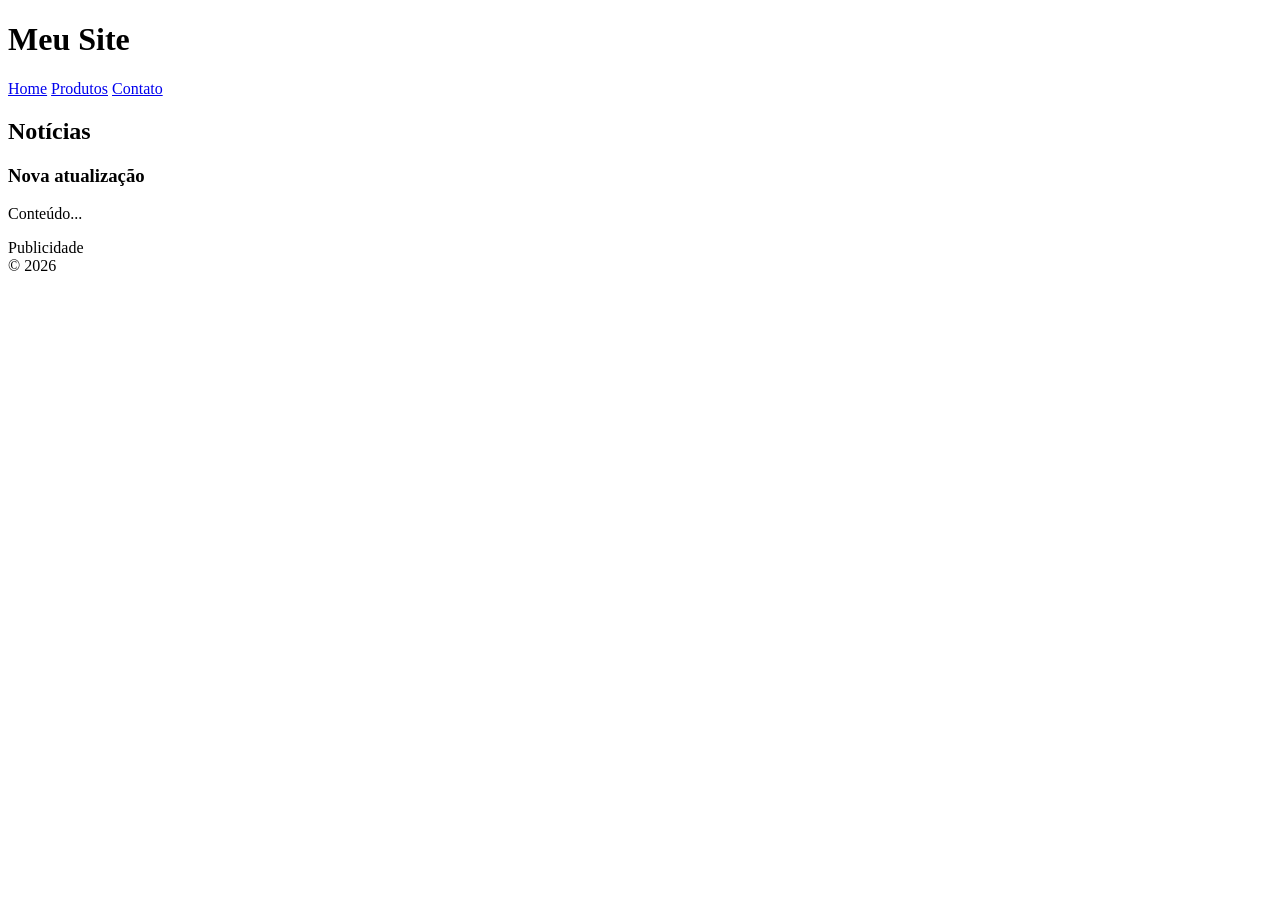
<file: 1- FUNDAMENTALS (HTML, CSS, JS, Git, GitHub)/prática-geral/index.html>
<!DOCTYPE html>
<html lang="pt-BR">

<head>
    <meta charset="UTF-8">
    <meta name="viewport" content="width=device-width, initial-scale=1.0">
    <meta name="description" content="Exemplo de página HTML.">
    <title>Meu Site</title>
    <link rel="icon" href="favicon.ico">
</head>

<body>
    <header>
        <h1>Meu Site</h1>
    </header>
    <nav>
        <a href="#">Home</a>
        <a href="#">Produtos</a>
        <a href="#">Contato</a>
    </nav>
    <main>
        <section>
            <h2>Notícias</h2>
            <article>
                <h3>Nova atualização</h3>
                <p>Conteúdo...</p>
            </article>
        </section>
        <aside>
            Publicidade
        </aside>
    </main>
    <footer>
        © 2026
    </footer>
</body>

</html>
</file>
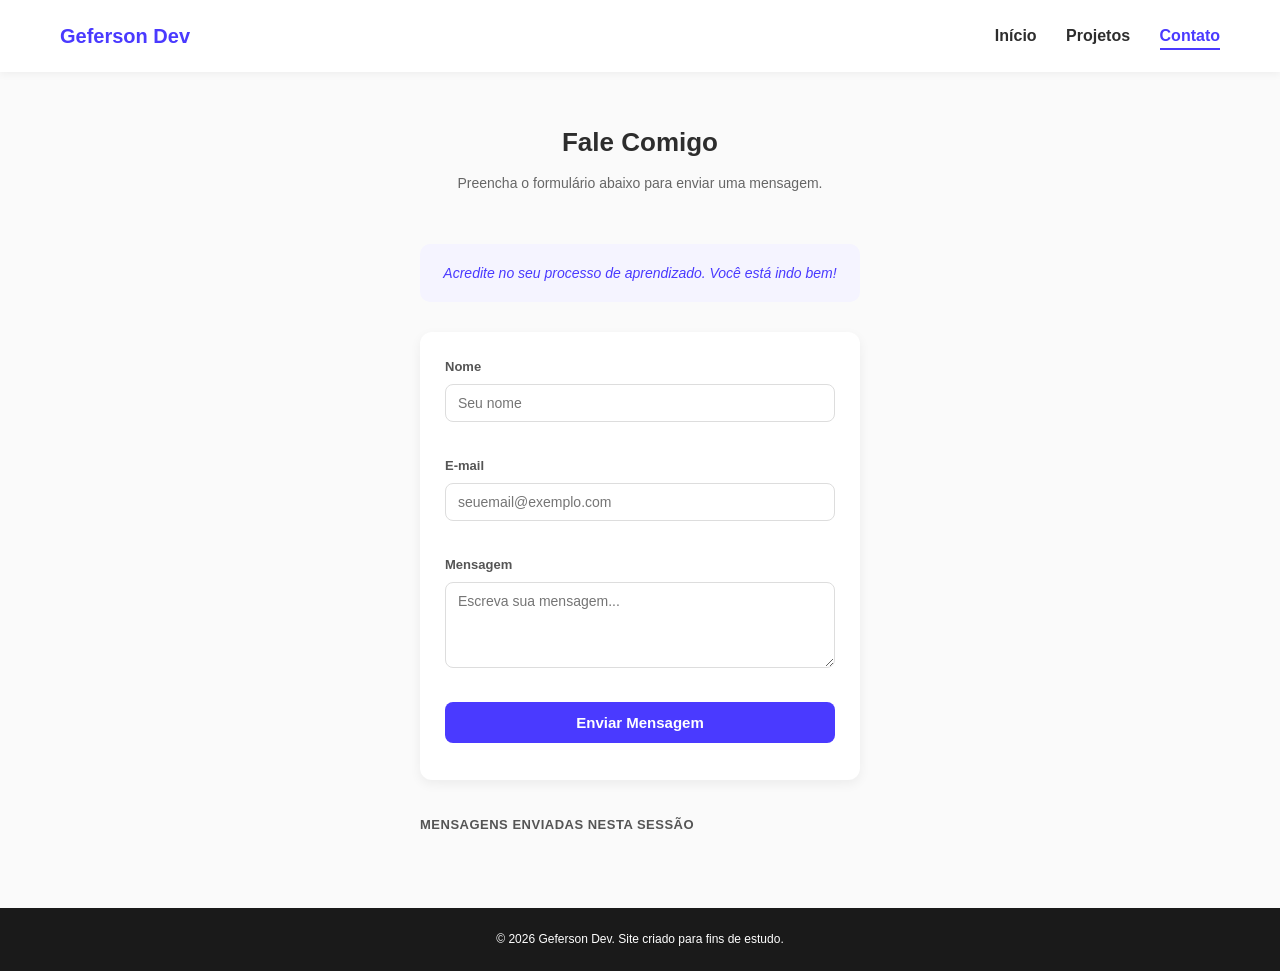
<file: 1- FUNDAMENTALS (HTML, CSS, JS, Git, GitHub)/projeto-10-mini-site-final/contato.html>
<!DOCTYPE html> <!-- Declara documento HTML5 -->
<html lang="pt-br"> <!-- Idioma da página -->

<head>
    <meta charset="UTF-8"> <!-- Permite acentos e caracteres especiais -->
    <meta name="viewport" content="width=device-width, initial-scale=1.0"> <!-- Responsividade para celular -->
    <title>Geferson Dev - Contato</title> <!-- Título da aba do navegador -->
    <link rel="stylesheet" href="style.css"> <!-- Liga o HTML ao mesmo CSS compartilhado -->
</head>

<body>

    <header class="cabecalho"> <!-- Mesmo cabeçalho das outras páginas -->
        <div class="logo">Geferson Dev</div>
        <nav class="navegacao">
            <a href="index.html">Início</a>
            <a href="projetos.html">Projetos</a>
            <a href="contato.html" class="ativo">Contato</a> <!-- Página atual marcada como ativa -->
        </nav>
    </header>

    <section class="cabecalho-pagina">
        <h1>Fale Comigo</h1>
        <p>Preencha o formulário abaixo para enviar uma mensagem.</p>
    </section>

    <section class="secao-contato"> <!-- Seção principal com frase motivacional, formulário e mensagens salvas -->

        <div class="cartao-frase"> <!-- Cartão que exibe uma frase buscada via API ao carregar a página -->
            <p id="texto-frase" class="texto-frase">Carregando uma frase para te inspirar...</p>
        </div>

        <form id="formulario-contato" class="formulario-contato" novalidate>
            <!-- "novalidate" desliga a validação automática do navegador, pois validamos tudo via JS -->

            <div class="campo">
                <label for="nome">Nome</label>
                <input type="text" id="nome" name="nome" placeholder="Seu nome">
                <span class="erro" id="erro-nome"></span>
            </div>

            <div class="campo">
                <label for="email">E-mail</label>
                <input type="text" id="email" name="email" placeholder="seuemail@exemplo.com">
                <span class="erro" id="erro-email"></span>
            </div>

            <div class="campo">
                <label for="mensagem">Mensagem</label>
                <!-- "textarea" é um campo de texto de várias linhas, ideal para mensagens mais longas -->
                <textarea id="mensagem" name="mensagem" rows="4" placeholder="Escreva sua mensagem..."></textarea>
                <span class="erro" id="erro-mensagem"></span>
            </div>

            <button type="submit" class="botao-enviar">Enviar Mensagem</button>

            <p class="mensagem-sucesso" id="mensagem-sucesso"></p>
        </form>

        <div class="mensagens-salvas"> <!-- Área que mostra as mensagens já enviadas, salvas no localStorage -->
            <h2>Mensagens enviadas nesta sessão</h2>
            <ul id="lista-mensagens" class="lista-mensagens">
                <!-- O JS preenche esta lista com as mensagens guardadas no navegador -->
            </ul>
        </div>

    </section>

    <footer class="rodape">
        <p>&copy; 2026 Geferson Dev. Site criado para fins de estudo.</p>
    </footer>

    <script src="script.js"></script>

</body>
</html>
</file>
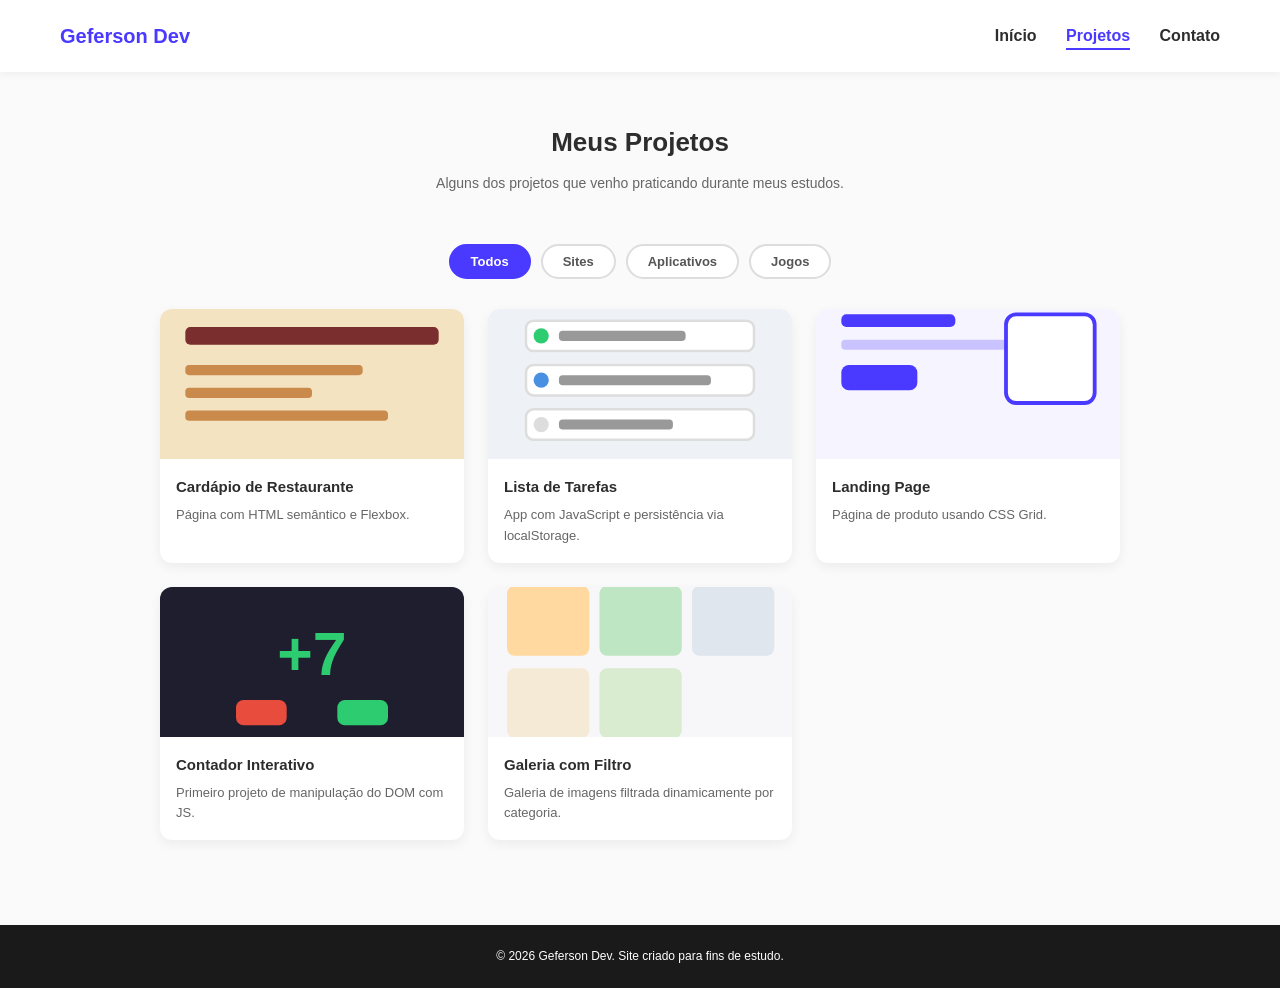
<file: 1- FUNDAMENTALS (HTML, CSS, JS, Git, GitHub)/projeto-10-mini-site-final/projetos.html>
<!DOCTYPE html> <!-- Declara documento HTML5 -->
<html lang="pt-br"> <!-- Idioma da página -->

<head>
    <meta charset="UTF-8"> <!-- Permite acentos e caracteres especiais -->
    <meta name="viewport" content="width=device-width, initial-scale=1.0"> <!-- Responsividade para celular -->
    <title>Geferson Dev - Projetos</title> <!-- Título da aba do navegador -->
    <link rel="stylesheet" href="style.css"> <!-- Liga o HTML ao mesmo CSS compartilhado -->
</head>

<body>

    <header class="cabecalho"> <!-- Mesmo cabeçalho da página inicial, repetido aqui -->
        <div class="logo">Geferson Dev</div>
        <nav class="navegacao">
            <a href="index.html">Início</a>
            <a href="projetos.html" class="ativo">Projetos</a> <!-- Agora esta página está marcada como ativa -->
            <a href="contato.html">Contato</a>
        </nav>
    </header>

    <section class="cabecalho-pagina"> <!-- Pequeno cabeçalho de título da página interna -->
        <h1>Meus Projetos</h1>
        <p>Alguns dos projetos que venho praticando durante meus estudos.</p>
    </section>

    <section class="secao-projetos"> <!-- Seção principal com o filtro e a galeria de projetos -->

        <div class="filtros" id="filtros"> <!-- Botões de filtro por categoria -->
            <button class="botao-filtro ativo" data-filtro="todos">Todos</button>
            <button class="botao-filtro" data-filtro="site">Sites</button>
            <button class="botao-filtro" data-filtro="app">Aplicativos</button>
            <button class="botao-filtro" data-filtro="jogo">Jogos</button>
        </div>

        <div class="grid-projetos" id="grid-projetos"> <!-- Grid com os cards de projeto -->

            <a href="../projeto-02-cardapio-restaurante/index.html" target="_blank" class="card-projeto" data-categoria="site">
                <img src="imagens/projeto-cardapio.svg" alt="Cardápio de restaurante">
                <div class="info-card-projeto">
                    <h3>Cardápio de Restaurante</h3>
                    <p>Página com HTML semântico e Flexbox.</p>
                </div>
            </a>

            <a href="../projeto-05-lista-tarefas/index.html" target="_blank" class="card-projeto" data-categoria="site">
                <img src="imagens/projeto-tarefas.svg" alt="Lista de tarefas">
                <div class="info-card-projeto">
                    <h3>Lista de Tarefas</h3>
                    <p>App com JavaScript e persistência via localStorage.</p>
                </div>
            </a>

            <a href="../projeto-03-landing-page/index.html" target="_blank" class="card-projeto" data-categoria="site">
                <img src="imagens/projeto-landing.svg" alt="Landing page">
                <div class="info-card-projeto">
                    <h3>Landing Page</h3>
                    <p>Página de produto usando CSS Grid.</p>
                </div>
            </a>

            <a href="../projeto-04-contador-interativo/index.html" target="_blank" class="card-projeto" data-categoria="jogo">
                <img src="imagens/projeto-jogo.svg" alt="Jogo de contagem">
                <div class="info-card-projeto">
                    <h3>Contador Interativo</h3>
                    <p>Primeiro projeto de manipulação do DOM com JS.</p>
                </div>
            </a>

            <a href="../projeto-07-galeria-com-filtro/index.html" target="_blank" class="card-projeto" data-categoria="app">
                <img src="imagens/projeto-galeria.svg" alt="Galeria com filtro">
                <div class="info-card-projeto">
                    <h3>Galeria com Filtro</h3>
                    <p>Galeria de imagens filtrada dinamicamente por categoria.</p>
                </div>
            </a>

        </div>

        <p class="sem-resultados" id="sem-resultados"></p>
        <!-- O JS preenche esta mensagem se nenhum projeto corresponder ao filtro escolhido -->

    </section>

    <footer class="rodape">
        <p>&copy; 2026 Geferson Dev. Site criado para fins de estudo.</p>
    </footer>

    <script src="script.js"></script>

</body>
</html>
</file>
<file: 1- FUNDAMENTALS (HTML, CSS, JS, Git, GitHub)/projeto-01-cartao-perfil/style.css>
/* Seleciona TODOS os elementos da página para aplicar um reset básico */
* {
    margin: 0; /* Remove a margem padrão que os navegadores colocam nos elementos */
    padding: 0; /* Remove o espaçamento interno padrão */
    box-sizing: border-box; /* Faz o padding e a borda contarem dentro da largura/altura do elemento */
}

/* Estiliza o corpo (fundo) da página inteira */
body {
    font-family: Arial, sans-serif; /* Define a fonte usada no texto de toda a página */
    background-color: #f0f2f5; /* Cor de fundo cinza claro atrás do cartão */
    display: flex; /* Ativa o modo flexbox para poder centralizar o conteúdo */
    justify-content: center; /* Centraliza o conteúdo na horizontal */
    align-items: center; /* Centraliza o conteúdo na vertical */
    min-height: 100vh; /* Faz o body ter no mínimo a altura total da tela (100% da viewport) */
    padding: 20px; /* Espaço para o cartão não colar nas bordas em telas pequenas */
}

/* Estiliza a caixa (div) que contém todo o cartão de perfil */
.cartao {
    background-color: #ffffff; /* Cor de fundo branca do cartão */
    border-radius: 12px; /* Arredonda as bordas do cartão */
    box-shadow: 0 4px 10px rgba(0, 0, 0, 0.1); /* Adiciona uma sombra suave ao redor do cartão */
    padding: 30px; /* Espaço interno entre o conteúdo e a borda do cartão */
    max-width: 350px; /* Largura máxima do cartão, evita que fique gigante em telas grandes */
    text-align: center; /* Centraliza todo o texto dentro do cartão */
}

/* Estiliza a imagem de perfil */
.foto-perfil {
    width: 120px; /* Define a largura da imagem */
    height: 120px; /* Define a altura da imagem (igual à largura para ficar redonda) */
    border-radius: 50%; /* Deixa a imagem com formato circular */
    object-fit: cover; /* Faz a imagem preencher o espaço sem distorcer */
    border: 4px solid #4a90e2; /* Adiciona uma borda azul ao redor da foto */
    margin-bottom: 15px; /* Espaço abaixo da imagem, separando do nome */
}

/* Estiliza o nome da pessoa (h1) */
.nome {
    font-size: 22px; /* Tamanho da fonte do nome */
    color: #222; /* Cor quase preta do texto */
    margin-bottom: 5px; /* Espaço abaixo do nome */
}

/* Estiliza o cargo/subtítulo abaixo do nome */
.cargo {
    font-size: 14px; /* Tamanho menor de fonte, por ser um subtítulo */
    color: #4a90e2; /* Cor azul para destacar o cargo */
    margin-bottom: 15px; /* Espaço abaixo do cargo */
}

/* Estiliza o parágrafo de biografia */
.bio {
    font-size: 14px; /* Tamanho da fonte do texto da bio */
    color: #555; /* Cor cinza escuro, mais suave que preto puro */
    line-height: 1.5; /* Espaçamento entre as linhas do texto, melhora a leitura */
    margin-bottom: 20px; /* Espaço abaixo da bio */
}

/* Estiliza a lista de interesses */
.lista-interesses {
    list-style: none; /* Remove os pontinhos padrão da lista */
    margin-bottom: 20px; /* Espaço abaixo da lista inteira */
}

/* Estiliza cada item dentro da lista de interesses */
.lista-interesses li {
    font-size: 13px; /* Tamanho da fonte de cada item */
    color: #444; /* Cor do texto de cada item */
    background-color: #f0f2f5; /* Fundo levemente cinza para destacar cada item */
    padding: 6px; /* Espaço interno de cada item da lista */
    border-radius: 6px; /* Arredonda as bordas de cada item */
    margin-bottom: 6px; /* Espaço entre um item e outro */
}

/* Estiliza a div que contém os links de contato */
.contato {
    display: flex; /* Coloca os links lado a lado usando flexbox */
    justify-content: center; /* Centraliza os links horizontalmente */
    gap: 15px; /* Espaço entre os links */
}

/* Estiliza os links (a) dentro da div de contato */
.contato a {
    text-decoration: none; /* Remove o sublinhado padrão dos links */
    color: #ffffff; /* Cor do texto do link (branco) */
    background-color: #4a90e2; /* Cor de fundo azul do botão de link */
    padding: 8px 16px; /* Espaço interno do botão (cima/baixo e esquerda/direita) */
    border-radius: 6px; /* Arredonda as bordas do botão */
    font-size: 13px; /* Tamanho da fonte do link */
    transition: background-color 0.3s; /* Suaviza a mudança de cor quando o mouse passa por cima */
}

/* Estiliza o link quando o mouse passa por cima dele (hover) */
.contato a:hover {
    background-color: #357abd; /* Cor mais escura para dar efeito visual ao passar o mouse */
}
</file>
<file: 1- FUNDAMENTALS (HTML, CSS, JS, Git, GitHub)/projeto-02-cardapio-restaurante/style.css>
/* Reset básico aplicado a todos os elementos */
* {
    margin: 0; /* Remove margens padrão do navegador */
    padding: 0; /* Remove espaçamentos internos padrão */
    box-sizing: border-box; /* Faz padding e borda entrarem no cálculo da largura/altura */
}

/* Estilo geral do corpo da página */
body {
    font-family: 'Poppins', sans-serif; /* Usa a fonte importada do Google Fonts, com alternativa padrão */
    background-color: #fdf6ec; /* Cor de fundo bege claro, remete a restaurante */
    color: #333; /* Cor padrão do texto (cinza escuro) */
}

/* Estiliza o cabeçalho (header) */
.topo {
    background-color: #7a2e2e; /* Cor vinho escuro de fundo do cabeçalho */
    color: #fff; /* Texto branco para contrastar com o fundo escuro */
    text-align: center; /* Centraliza todo o conteúdo do cabeçalho */
    padding: 40px 20px; /* Espaço interno em cima/baixo (40px) e nas laterais (20px) */
}

/* Estiliza a logo dentro do cabeçalho */
.logo {
    width: 70px; /* Define a largura da logo */
    height: 70px; /* Define a altura da logo */
    margin-bottom: 10px; /* Espaço abaixo da logo */
}

/* Estiliza o título principal (h1) dentro do cabeçalho */
.topo h1 {
    font-size: 28px; /* Tamanho grande para o nome do restaurante */
    font-weight: 700; /* Deixa a fonte bem grossa (negrito forte) */
}

/* Estiliza o slogan abaixo do título */
.slogan {
    font-size: 14px; /* Tamanho menor, por ser um texto secundário */
    font-style: italic; /* Deixa o texto em itálico */
    margin-top: 5px; /* Pequeno espaço acima do slogan */
    opacity: 0.85; /* Deixa o texto levemente transparente, mais suave */
}

/* Estiliza o menu de navegação */
.menu-navegacao {
    display: flex; /* Ativa flexbox para colocar os links lado a lado */
    justify-content: center; /* Centraliza os links horizontalmente */
    gap: 30px; /* Espaço entre cada link do menu */
    background-color: #fff; /* Fundo branco para destacar o menu do cabeçalho */
    padding: 15px; /* Espaço interno do menu */
    box-shadow: 0 2px 5px rgba(0, 0, 0, 0.1); /* Sombra leve embaixo do menu, separando do conteúdo */
    position: sticky; /* Faz o menu "grudar" no topo ao rolar a página */
    top: 0; /* Define que ele gruda exatamente no topo (0px de distância) */
    z-index: 10; /* Garante que o menu fique por cima de outros elementos ao rolar */
}

/* Estiliza os links dentro do menu de navegação */
.menu-navegacao a {
    text-decoration: none; /* Remove o sublinhado padrão dos links */
    color: #7a2e2e; /* Cor vinho, combinando com o cabeçalho */
    font-weight: 600; /* Deixa o texto semi-negrito */
    font-size: 14px; /* Tamanho do texto dos links */
    transition: color 0.3s; /* Suaviza a troca de cor ao passar o mouse */
}

/* Estiliza o link do menu quando o mouse passa por cima */
.menu-navegacao a:hover {
    color: #c0505a; /* Cor mais clara/vibrante ao passar o mouse, dando destaque */
}

/* Estiliza cada seção do cardápio (Entradas, Pratos Principais, Sobremesas) */
.secao-cardapio {
    max-width: 800px; /* Largura máxima da seção, para não esticar demais em telas grandes */
    margin: 0 auto; /* Centraliza a seção horizontalmente na página */
    padding: 40px 20px; /* Espaço interno em cima/baixo e nas laterais */
}

/* Estiliza o título (h2) de cada seção */
.secao-cardapio h2 {
    font-size: 22px; /* Tamanho do título da seção */
    color: #7a2e2e; /* Cor vinho, mantendo a identidade visual */
    margin-bottom: 20px; /* Espaço abaixo do título, separando dos itens */
    border-bottom: 2px solid #7a2e2e; /* Linha decorativa abaixo do título */
    padding-bottom: 8px; /* Espaço entre o texto e a linha decorativa */
}

/* Estiliza cada item do cardápio (cada prato) usando Flexbox */
.item-cardapio {
    display: flex; /* Ativa flexbox para colocar imagem e texto lado a lado */
    align-items: center; /* Alinha imagem e texto verticalmente ao centro */
    gap: 20px; /* Espaço entre a imagem e o texto do prato */
    background-color: #fff; /* Fundo branco para cada item, destacando do fundo bege */
    border-radius: 10px; /* Arredonda as bordas do item */
    padding: 15px; /* Espaço interno do item */
    margin-bottom: 15px; /* Espaço entre um item e o próximo */
    box-shadow: 0 2px 6px rgba(0, 0, 0, 0.08); /* Sombra leve para dar profundidade ao item */
}

/* Estiliza a imagem de cada prato */
.foto-prato {
    width: 70px; /* Largura da imagem do prato */
    height: 70px; /* Altura da imagem do prato */
    border-radius: 8px; /* Arredonda levemente as bordas da imagem */
    object-fit: cover; /* Faz a imagem preencher o espaço sem esticar/distorcer */
    flex-shrink: 0; /* Impede que a imagem encolha quando a tela for menor */
}

/* Estiliza a div com as informações do prato (nome, descrição, preço) */
.info-prato {
    display: flex; /* Ativa flexbox para organizar nome, descrição e preço em coluna */
    flex-direction: column; /* Empilha os elementos de cima para baixo */
    gap: 4px; /* Pequeno espaço entre nome, descrição e preço */
}

/* Estiliza o nome do prato (h3) */
.info-prato h3 {
    font-size: 16px; /* Tamanho do nome do prato */
    color: #222; /* Cor escura para destacar o nome */
}

/* Estiliza a descrição do prato */
.descricao {
    font-size: 13px; /* Tamanho menor, por ser um texto secundário */
    color: #666; /* Cor cinza médio, suave para leitura */
}

/* Estiliza o preço do prato */
.preco {
    font-size: 14px; /* Tamanho do preço */
    font-weight: 700; /* Deixa o preço em negrito para se destacar */
    color: #7a2e2e; /* Cor vinho, mantendo a identidade visual do site */
}

/* Estiliza o rodapé da página */
.rodape {
    background-color: #7a2e2e; /* Mesma cor vinho do cabeçalho, criando simetria visual */
    color: #fff; /* Texto branco */
    text-align: center; /* Centraliza o texto do rodapé */
    padding: 20px; /* Espaço interno do rodapé */
    font-size: 13px; /* Tamanho menor de fonte, por ser informação secundária */
}

/* Regras que só se aplicam quando a tela tem 500px de largura ou menos (celulares) */
@media (max-width: 500px) {
    .item-cardapio {
        flex-direction: column; /* Em telas pequenas, empilha a imagem em cima do texto */
        text-align: center; /* Centraliza o texto quando estiver empilhado */
    }
}
</file>
<file: 1- FUNDAMENTALS (HTML, CSS, JS, Git, GitHub)/projeto-03-landing-page/style.css>
/* Reset básico aplicado a todos os elementos da página */
* {
    margin: 0; /* Remove margens padrão */
    padding: 0; /* Remove espaçamentos internos padrão */
    box-sizing: border-box; /* Padding e borda entram no cálculo do tamanho do elemento */
}

/* Estilo geral do corpo */
body {
    font-family: 'Poppins', sans-serif; /* Fonte usada em toda a página */
    color: #2d2d2d; /* Cor padrão do texto */
    line-height: 1.6; /* Espaçamento entre linhas para melhorar leitura */
}

/* ---------- CABEÇALHO ---------- */

.cabecalho {
    display: flex; /* Flexbox para colocar logo e menu lado a lado */
    justify-content: space-between; /* Empurra logo para esquerda e menu para direita */
    align-items: center; /* Alinha verticalmente ao centro */
    padding: 20px 60px; /* Espaço interno: 20px em cima/baixo, 60px nas laterais */
    background-color: #fff; /* Fundo branco */
    box-shadow: 0 2px 8px rgba(0,0,0,0.05); /* Sombra leve para separar do conteúdo */
    position: sticky; /* Cabeçalho gruda no topo ao rolar a página */
    top: 0; /* Distância zero do topo */
    z-index: 100; /* Garante que fique acima de outros elementos */
}

.logo {
    font-size: 22px; /* Tamanho do texto da logo */
    font-weight: 700; /* Negrito forte */
    color: #4a3aff; /* Cor roxo/azul, cor principal da marca */
}

.navegacao a {
    text-decoration: none; /* Remove sublinhado dos links */
    color: #2d2d2d; /* Cor do texto dos links */
    margin-left: 30px; /* Espaço à esquerda entre cada link do menu */
    font-weight: 600; /* Texto semi-negrito */
    transition: color 0.3s; /* Suaviza a troca de cor no hover */
}

.navegacao a:hover {
    color: #4a3aff; /* Cor de destaque ao passar o mouse */
}

/* ---------- HERO (seção inicial de destaque) ---------- */

.hero {
    display: grid; /* Usa CSS Grid para organizar texto e imagem */
    grid-template-columns: 1fr 1fr; /* Cria 2 colunas de mesmo tamanho (1 fração cada) */
    align-items: center; /* Centraliza o conteúdo verticalmente dentro do grid */
    gap: 40px; /* Espaço entre a coluna de texto e a coluna de imagem */
    padding: 80px 60px; /* Espaço interno da seção */
    background-color: #f5f4ff; /* Fundo lilás bem claro */
}

.hero-texto h1 {
    font-size: 36px; /* Tamanho grande para o título principal */
    margin-bottom: 20px; /* Espaço abaixo do título */
    color: #1a1a1a; /* Cor bem escura para dar destaque */
}

.hero-texto p {
    font-size: 16px; /* Tamanho do parágrafo */
    color: #555; /* Cor cinza médio */
    margin-bottom: 25px; /* Espaço abaixo do parágrafo, antes do botão */
}

.botao-cta {
    display: inline-block; /* Permite aplicar padding como se fosse um bloco, mas mantém alinhado ao texto */
    background-color: #4a3aff; /* Cor de fundo roxo/azul do botão */
    color: #fff; /* Texto branco */
    text-decoration: none; /* Remove sublinhado do link */
    padding: 14px 28px; /* Espaço interno do botão, deixando-o maior e clicável */
    border-radius: 8px; /* Bordas arredondadas */
    font-weight: 600; /* Texto semi-negrito */
    transition: background-color 0.3s; /* Suaviza a mudança de cor no hover */
}

.botao-cta:hover {
    background-color: #372dcc; /* Cor mais escura ao passar o mouse */
}

.hero-imagem {
    width: 100%; /* Imagem ocupa toda a largura da coluna do grid */
    max-width: 380px; /* Mas nunca ultrapassa 380px, para não ficar gigante */
    justify-self: center; /* Centraliza a imagem dentro da célula do grid */
}

/* ---------- FUNCIONALIDADES ---------- */

.funcionalidades {
    padding: 80px 60px; /* Espaço interno da seção */
    text-align: center; /* Centraliza o título da seção */
}

.funcionalidades h2 {
    font-size: 28px; /* Tamanho do título da seção */
    margin-bottom: 50px; /* Espaço abaixo do título, antes do grid de cards */
}

.grid-funcionalidades {
    display: grid; /* Ativa o CSS Grid */
    grid-template-columns: repeat(3, 1fr); /* Cria 3 colunas de larguras iguais */
    gap: 30px; /* Espaço entre os cards, tanto na horizontal quanto na vertical */
}

.card-funcionalidade {
    background-color: #fff; /* Fundo branco do card */
    padding: 30px; /* Espaço interno do card */
    border-radius: 12px; /* Bordas arredondadas */
    box-shadow: 0 4px 12px rgba(0,0,0,0.06); /* Sombra suave para dar profundidade */
    text-align: center; /* Centraliza o conteúdo dentro do card */
}

.icone {
    width: 50px; /* Largura do ícone */
    height: 50px; /* Altura do ícone */
    margin-bottom: 15px; /* Espaço abaixo do ícone */
}

.card-funcionalidade h3 {
    font-size: 18px; /* Tamanho do nome da funcionalidade */
    margin-bottom: 10px; /* Espaço abaixo do título do card */
}

.card-funcionalidade p {
    font-size: 14px; /* Tamanho da descrição */
    color: #666; /* Cor cinza para o texto secundário */
}

/* ---------- PLANOS ---------- */

.planos {
    background-color: #f5f4ff; /* Fundo lilás claro, igual ao hero, para criar identidade visual */
    padding: 80px 60px; /* Espaço interno da seção */
    text-align: center; /* Centraliza o título */
}

.planos h2 {
    font-size: 28px; /* Tamanho do título da seção */
    margin-bottom: 50px; /* Espaço abaixo do título */
}

.grid-planos {
    display: grid; /* Ativa o CSS Grid */
    grid-template-columns: repeat(auto-fit, minmax(240px, 1fr)); /* Cria colunas flexíveis: no mínimo 240px, se ajustando ao espaço disponível */
    gap: 30px; /* Espaço entre os cards de planos */
    max-width: 1000px; /* Largura máxima do grid inteiro */
    margin: 0 auto; /* Centraliza o grid na página */
}

.card-plano {
    background-color: #fff; /* Fundo branco do card */
    padding: 40px 25px; /* Espaço interno do card */
    border-radius: 12px; /* Bordas arredondadas */
    box-shadow: 0 4px 12px rgba(0,0,0,0.06); /* Sombra suave */
}

.card-plano.destaque {
    border: 3px solid #4a3aff; /* Borda colorida para destacar o plano do meio (Pro) */
    transform: scale(1.05); /* Deixa esse card ligeiramente maior que os outros */
}

.card-plano h3 {
    font-size: 20px; /* Tamanho do nome do plano */
    margin-bottom: 15px; /* Espaço abaixo do nome do plano */
}

.preco-plano {
    font-size: 32px; /* Tamanho grande para o valor do plano */
    font-weight: 700; /* Negrito forte */
    color: #4a3aff; /* Cor roxo/azul, cor principal da marca */
    margin-bottom: 20px; /* Espaço abaixo do preço */
}

.preco-plano span {
    font-size: 14px; /* Tamanho menor para o "/mês" */
    font-weight: 400; /* Peso normal, sem negrito, para diferenciar do valor principal */
    color: #888; /* Cor mais clara para o texto secundário */
}

.card-plano ul {
    list-style: none; /* Remove os pontinhos padrão da lista */
    margin-bottom: 25px; /* Espaço abaixo da lista, antes do botão */
}

.card-plano li {
    font-size: 14px; /* Tamanho de cada item da lista */
    margin-bottom: 10px; /* Espaço entre um item e outro */
    color: #444; /* Cor do texto de cada item */
}

.botao-plano {
    display: inline-block; /* Permite aplicar padding mantendo o link alinhado */
    text-decoration: none; /* Remove sublinhado do link */
    background-color: #4a3aff; /* Cor de fundo do botão */
    color: #fff; /* Texto branco */
    padding: 12px 30px; /* Espaço interno do botão */
    border-radius: 8px; /* Bordas arredondadas */
    font-weight: 600; /* Texto semi-negrito */
    transition: background-color 0.3s; /* Suaviza a troca de cor no hover */
}

.botao-plano:hover {
    background-color: #372dcc; /* Cor mais escura ao passar o mouse */
}

/* ---------- DEPOIMENTOS ---------- */

.depoimentos {
    padding: 80px 60px; /* Espaço interno da seção */
    text-align: center; /* Centraliza o título */
}

.depoimentos h2 {
    font-size: 28px; /* Tamanho do título */
    margin-bottom: 50px; /* Espaço abaixo do título */
}

.grid-depoimentos {
    display: grid; /* Ativa o CSS Grid */
    grid-template-columns: repeat(auto-fit, minmax(280px, 1fr)); /* Colunas flexíveis com no mínimo 280px */
    gap: 30px; /* Espaço entre os depoimentos */
    max-width: 900px; /* Largura máxima do conjunto */
    margin: 0 auto; /* Centraliza o grid na página */
}

.card-depoimento {
    background-color: #f9f9f9; /* Fundo cinza bem claro */
    padding: 30px; /* Espaço interno do card */
    border-radius: 12px; /* Bordas arredondadas */
    text-align: center; /* Centraliza o conteúdo */
}

.avatar {
    width: 60px; /* Largura da foto do cliente */
    height: 60px; /* Altura da foto do cliente */
    border-radius: 50%; /* Deixa a imagem redonda */
    margin-bottom: 15px; /* Espaço abaixo da foto */
}

.texto-depoimento {
    font-size: 14px; /* Tamanho do texto do depoimento */
    font-style: italic; /* Itálico, para diferenciar de texto comum */
    color: #444; /* Cor cinza escuro */
    margin-bottom: 15px; /* Espaço abaixo do depoimento, antes do nome */
}

.nome-cliente {
    font-size: 13px; /* Tamanho do nome do cliente */
    font-weight: 600; /* Semi-negrito */
    color: #4a3aff; /* Cor de destaque, mesma da marca */
}

/* ---------- RODAPÉ ---------- */

.rodape {
    background-color: #1a1a1a; /* Fundo escuro para o rodapé */
    color: #fff; /* Texto branco */
    text-align: center; /* Centraliza o texto */
    padding: 25px; /* Espaço interno do rodapé */
    font-size: 13px; /* Tamanho pequeno de fonte */
}

/* ---------- RESPONSIVIDADE ---------- */

/* Regras aplicadas quando a tela tem 900px de largura ou menos (tablets) */
@media (max-width: 900px) {
    .hero {
        grid-template-columns: 1fr; /* Muda de 2 colunas para 1 coluna só (empilha texto e imagem) */
        text-align: center; /* Centraliza o texto quando empilhado */
    }

    .hero-imagem {
        margin: 0 auto; /* Centraliza a imagem quando ela fica sozinha na linha */
    }

    .grid-funcionalidades {
        grid-template-columns: 1fr; /* Os 3 cards de funcionalidades passam a ficar em 1 coluna só */
    }

    .card-plano.destaque {
        transform: scale(1); /* Remove o efeito de "aumentado" no plano em destaque em telas menores */
    }
}

/* Regras aplicadas quando a tela tem 600px de largura ou menos (celulares) */
@media (max-width: 600px) {
    .cabecalho, .hero, .funcionalidades, .planos, .depoimentos {
        padding-left: 20px; /* Reduz o espaçamento lateral em telas pequenas */
        padding-right: 20px; /* Reduz o espaçamento lateral em telas pequenas */
    }
}
</file>
<file: 1- FUNDAMENTALS (HTML, CSS, JS, Git, GitHub)/projeto-04-contador-interativo/style.css>
/* Reset básico aplicado a todos os elementos */
* {
    margin: 0; /* Remove margens padrão */
    padding: 0; /* Remove espaçamentos internos padrão */
    box-sizing: border-box; /* Padding e borda entram no cálculo do tamanho do elemento */
}

/* Estilo do corpo da página */
body {
    font-family: Arial, sans-serif; /* Fonte usada na página inteira */
    background-color: #1e1e2f; /* Fundo escuro (roxo/azulado) */
    display: flex; /* Flexbox para centralizar a caixa do contador */
    justify-content: center; /* Centraliza horizontalmente */
    align-items: center; /* Centraliza verticalmente */
    min-height: 100vh; /* Ocupa a altura inteira da tela */
}

/* Estiliza a caixa branca que contém o contador */
.caixa-contador {
    background-color: #ffffff; /* Fundo branco da caixa */
    border-radius: 16px; /* Bordas arredondadas */
    padding: 40px; /* Espaço interno */
    text-align: center; /* Centraliza todo o texto e elementos internos */
    width: 320px; /* Largura fixa da caixa */
    box-shadow: 0 8px 20px rgba(0,0,0,0.3); /* Sombra para dar profundidade */
}

/* Estiliza o título */
.caixa-contador h1 {
    font-size: 20px; /* Tamanho do título */
    color: #1e1e2f; /* Cor escura, combinando com o fundo do body */
    margin-bottom: 20px; /* Espaço abaixo do título */
}

/* Estiliza o número exibido do contador */
.numero {
    font-size: 56px; /* Tamanho bem grande, pois é o elemento principal da página */
    font-weight: bold; /* Deixa o número em negrito */
    color: #333; /* Cor padrão do número (neutro) */
    margin-bottom: 25px; /* Espaço abaixo do número */
    transition: color 0.3s; /* Suaviza a troca de cor quando o JS mudar (positivo/negativo) */
}

/* Classe que o JS vai adicionar quando o número for positivo */
.numero.positivo {
    color: #2ecc71; /* Verde, indicando valor positivo */
}

/* Classe que o JS vai adicionar quando o número for negativo */
.numero.negativo {
    color: #e74c3c; /* Vermelho, indicando valor negativo */
}

/* Estiliza a div que agrupa os 3 botões */
.botoes {
    display: flex; /* Coloca os botões lado a lado */
    justify-content: center; /* Centraliza os botões horizontalmente */
    gap: 10px; /* Espaço entre os botões */
    margin-bottom: 25px; /* Espaço abaixo do grupo de botões */
}

/* Estilo base compartilhado por todos os botões */
.botao {
    border: none; /* Remove a borda padrão do botão */
    border-radius: 8px; /* Bordas arredondadas */
    padding: 12px 18px; /* Espaço interno do botão */
    font-size: 16px; /* Tamanho do texto do botão */
    font-weight: bold; /* Texto em negrito */
    cursor: pointer; /* Muda o cursor do mouse para indicar que é clicável */
    transition: opacity 0.2s; /* Suaviza o efeito de opacidade no hover */
    color: #fff; /* Cor do texto (branco) em todos os botões */
}

/* Efeito visual quando o mouse passa sobre qualquer botão */
.botao:hover {
    opacity: 0.85; /* Deixa o botão levemente transparente, indicando interação */
}

/* Cor específica do botão de diminuir */
.botao-diminuir {
    background-color: #e74c3c; /* Vermelho */
}

/* Cor específica do botão de resetar */
.botao-resetar {
    background-color: #7f8c8d; /* Cinza */
    font-size: 13px; /* Fonte um pouco menor, pois o texto "Resetar" é mais longo */
}

/* Cor específica do botão de aumentar */
.botao-aumentar {
    background-color: #2ecc71; /* Verde */
}

/* Estiliza a área de configuração do "passo" (input numérico) */
.config-passo {
    display: flex; /* Coloca o label e o input lado a lado */
    justify-content: center; /* Centraliza horizontalmente */
    align-items: center; /* Alinha verticalmente ao centro */
    gap: 10px; /* Espaço entre o label e o input */
    margin-bottom: 15px; /* Espaço abaixo dessa área */
}

/* Estiliza o texto do label "Passo:" */
.config-passo label {
    font-size: 14px; /* Tamanho do texto */
    color: #333; /* Cor do texto */
}

/* Estiliza o campo numérico do passo */
.input-passo {
    width: 60px; /* Largura pequena, pois é só um número curto */
    padding: 6px; /* Espaço interno do campo */
    border: 1px solid #ccc; /* Borda cinza clara */
    border-radius: 6px; /* Bordas arredondadas */
    text-align: center; /* Centraliza o número dentro do campo */
    font-size: 14px; /* Tamanho da fonte dentro do campo */
}

/* Estiliza a mensagem dinâmica que o JS escreve */
.mensagem {
    font-size: 13px; /* Tamanho pequeno, por ser uma informação extra */
    color: #888; /* Cor cinza suave */
    min-height: 18px; /* Reserva um espaço mesmo quando está vazia, evitando "pulos" no layout */
}
</file>
<file: 1- FUNDAMENTALS (HTML, CSS, JS, Git, GitHub)/projeto-05-lista-tarefas/style.css>
/* Reset básico aplicado a todos os elementos */
* {
    margin: 0; /* Remove margens padrão */
    padding: 0; /* Remove espaçamentos internos padrão */
    box-sizing: border-box; /* Padding e borda entram no cálculo do tamanho do elemento */
}

/* Estilo do corpo da página */
body {
    font-family: Arial, sans-serif; /* Fonte usada na página inteira */
    background-color: #eef1f5; /* Fundo cinza azulado claro */
    display: flex; /* Flexbox para centralizar a caixa do app */
    justify-content: center; /* Centraliza horizontalmente */
    padding: 60px 20px; /* Espaço no topo e nas laterais em telas pequenas */
}

/* Estiliza a caixa branca que contém toda a aplicação */
.caixa-app {
    background-color: #ffffff; /* Fundo branco */
    border-radius: 14px; /* Bordas arredondadas */
    padding: 30px; /* Espaço interno */
    width: 100%; /* Ocupa toda a largura disponível */
    max-width: 420px; /* Mas nunca ultrapassa 420px */
    box-shadow: 0 6px 18px rgba(0,0,0,0.08); /* Sombra suave para dar profundidade */
}

/* Estiliza o título */
.caixa-app h1 {
    font-size: 20px; /* Tamanho do título */
    color: #2d2d2d; /* Cor escura */
    margin-bottom: 20px; /* Espaço abaixo do título */
    text-align: center; /* Centraliza o título */
}

/* Estiliza a div com o input e o botão de adicionar */
.area-adicionar {
    display: flex; /* Coloca input e botão lado a lado */
    gap: 8px; /* Espaço entre o input e o botão */
    margin-bottom: 20px; /* Espaço abaixo dessa área */
}

/* Estiliza o campo de texto */
.input-tarefa {
    flex: 1; /* Faz o input ocupar todo o espaço restante ao lado do botão */
    padding: 10px 12px; /* Espaço interno do campo */
    border: 1px solid #ddd; /* Borda cinza clara */
    border-radius: 8px; /* Bordas arredondadas */
    font-size: 14px; /* Tamanho da fonte do texto digitado */
}

/* Estiliza o campo de texto quando está em foco (o usuário clicou nele) */
.input-tarefa:focus {
    outline: none; /* Remove o contorno azul padrão do navegador */
    border-color: #4a90e2; /* Muda a cor da borda para azul, indicando foco */
}

/* Estiliza o botão de adicionar tarefa */
.botao-adicionar {
    background-color: #4a90e2; /* Cor de fundo azul */
    color: #fff; /* Texto branco */
    border: none; /* Remove borda padrão */
    border-radius: 8px; /* Bordas arredondadas */
    padding: 10px 16px; /* Espaço interno do botão */
    font-size: 14px; /* Tamanho da fonte */
    font-weight: bold; /* Texto em negrito */
    cursor: pointer; /* Cursor de "mãozinha" ao passar o mouse */
    transition: background-color 0.2s; /* Suaviza a troca de cor no hover */
}

/* Efeito visual ao passar o mouse sobre o botão de adicionar */
.botao-adicionar:hover {
    background-color: #357abd; /* Azul mais escuro */
}

/* Estiliza a lista (ul) onde as tarefas aparecem */
.lista-tarefas {
    list-style: none; /* Remove os pontinhos padrão da lista */
}

/* Estiliza cada item da lista (cada tarefa), classe que o JS vai colocar em cada "li" criado */
.item-tarefa {
    display: flex; /* Coloca o texto e o botão de remover lado a lado */
    justify-content: space-between; /* Empurra o texto para esquerda e o botão para direita */
    align-items: center; /* Alinha verticalmente ao centro */
    background-color: #f7f8fa; /* Fundo cinza bem claro para cada tarefa */
    padding: 10px 14px; /* Espaço interno de cada item */
    border-radius: 8px; /* Bordas arredondadas */
    margin-bottom: 8px; /* Espaço entre uma tarefa e outra */
}

/* Estiliza o texto da tarefa dentro do item */
.texto-tarefa {
    font-size: 14px; /* Tamanho do texto da tarefa */
    color: #333; /* Cor padrão do texto */
    cursor: pointer; /* Indica que o texto pode ser clicado (pra marcar como concluída) */
    flex: 1; /* Ocupa o espaço disponível, empurrando o botão de remover para a direita */
}

/* Classe adicionada pelo JS quando a tarefa é marcada como concluída */
.texto-tarefa.concluida {
    text-decoration: line-through; /* Risca o texto, indicando que foi concluído */
    color: #999; /* Deixa o texto acinzentado, menos destacado */
}

/* Estiliza o botão de remover tarefa (o "x") */
.botao-remover {
    background: none; /* Sem cor de fundo */
    border: none; /* Sem borda */
    color: #e74c3c; /* Cor vermelha, indicando ação de exclusão */
    font-size: 16px; /* Tamanho do "x" */
    font-weight: bold; /* Deixa o "x" mais grosso */
    cursor: pointer; /* Cursor de "mãozinha" */
    margin-left: 10px; /* Espaço entre o texto da tarefa e o botão */
}

/* Estiliza o contador de tarefas pendentes no rodapé da caixa */
.contador-tarefas {
    font-size: 13px; /* Tamanho pequeno de fonte */
    color: #777; /* Cor cinza suave */
    text-align: center; /* Centraliza o texto */
    margin-top: 15px; /* Espaço acima do contador */
}
</file>
<file: 1- FUNDAMENTALS (HTML, CSS, JS, Git, GitHub)/projeto-06-formulario-validado/style.css>
/* Reset básico aplicado a todos os elementos */
* {
    margin: 0; /* Remove margens padrão */
    padding: 0; /* Remove espaçamentos internos padrão */
    box-sizing: border-box; /* Padding e borda entram no cálculo do tamanho do elemento */
}

/* Estilo do corpo da página */
body {
    font-family: Arial, sans-serif; /* Fonte usada na página inteira */
    background-color: #f4f5f7; /* Fundo cinza claro */
    display: flex; /* Flexbox para centralizar a caixa do formulário */
    justify-content: center; /* Centraliza horizontalmente */
    padding: 50px 20px; /* Espaço no topo e nas laterais em telas pequenas */
}

/* Estiliza a caixa branca que contém o formulário */
.caixa-formulario {
    background-color: #ffffff; /* Fundo branco */
    border-radius: 14px; /* Bordas arredondadas */
    padding: 35px; /* Espaço interno */
    width: 100%; /* Ocupa toda a largura disponível */
    max-width: 400px; /* Mas nunca ultrapassa 400px */
    box-shadow: 0 6px 18px rgba(0,0,0,0.08); /* Sombra suave */
}

/* Estiliza o título */
.caixa-formulario h1 {
    font-size: 20px; /* Tamanho do título */
    color: #2d2d2d; /* Cor escura */
    margin-bottom: 25px; /* Espaço abaixo do título */
    text-align: center; /* Centraliza o título */
}

/* Estiliza a div que agrupa cada campo (label + input + erro) */
.campo {
    margin-bottom: 18px; /* Espaço entre um campo e o próximo */
    display: flex; /* Flexbox para empilhar label, input e erro em coluna */
    flex-direction: column; /* Organiza de cima para baixo */
}

/* Estiliza os rótulos (labels) de cada campo */
.campo label {
    font-size: 13px; /* Tamanho pequeno de fonte */
    color: #555; /* Cor cinza escura */
    margin-bottom: 6px; /* Espaço entre o label e o input */
    font-weight: 600; /* Semi-negrito */
}

/* Estiliza todos os inputs de texto e senha */
.campo input {
    padding: 10px 12px; /* Espaço interno do campo */
    border: 1px solid #ddd; /* Borda cinza clara padrão */
    border-radius: 8px; /* Bordas arredondadas */
    font-size: 14px; /* Tamanho da fonte digitada */
    transition: border-color 0.2s; /* Suaviza a troca de cor da borda */
}

/* Estiliza o input quando está em foco (usuário clicou nele) */
.campo input:focus {
    outline: none; /* Remove o contorno azul padrão do navegador */
    border-color: #4a90e2; /* Borda azul, indicando foco */
}

/* Classe adicionada pelo JS quando o campo tem um valor inválido */
.campo input.invalido {
    border-color: #e74c3c; /* Borda vermelha, indicando erro */
}

/* Classe adicionada pelo JS quando o campo tem um valor válido */
.campo input.valido {
    border-color: #2ecc71; /* Borda verde, indicando que está correto */
}

/* Estiliza a mensagem de erro abaixo de cada campo */
.erro {
    font-size: 12px; /* Tamanho pequeno de fonte */
    color: #e74c3c; /* Cor vermelha, combinando com erro */
    margin-top: 4px; /* Pequeno espaço acima da mensagem */
    min-height: 14px; /* Reserva espaço mesmo vazio, evitando "pulos" no layout */
}

/* Estiliza o botão de enviar o formulário */
.botao-enviar {
    width: 100%; /* Ocupa toda a largura disponível do formulário */
    background-color: #4a90e2; /* Cor de fundo azul */
    color: #fff; /* Texto branco */
    border: none; /* Remove borda padrão */
    border-radius: 8px; /* Bordas arredondadas */
    padding: 12px; /* Espaço interno do botão */
    font-size: 15px; /* Tamanho da fonte */
    font-weight: bold; /* Texto em negrito */
    cursor: pointer; /* Cursor de "mãozinha" */
    margin-top: 10px; /* Espaço acima do botão */
    transition: background-color 0.2s; /* Suaviza a troca de cor no hover */
}

/* Efeito visual ao passar o mouse sobre o botão de enviar */
.botao-enviar:hover {
    background-color: #357abd; /* Azul mais escuro */
}

/* Estiliza a mensagem de sucesso exibida após o envio válido */
.mensagem-sucesso {
    text-align: center; /* Centraliza o texto */
    color: #2ecc71; /* Cor verde, indicando sucesso */
    font-size: 13px; /* Tamanho pequeno de fonte */
    margin-top: 15px; /* Espaço acima da mensagem */
    font-weight: 600; /* Semi-negrito */
}
</file>
<file: 1- FUNDAMENTALS (HTML, CSS, JS, Git, GitHub)/projeto-07-galeria-com-filtro/style.css>
/* Reset básico aplicado a todos os elementos */
* {
    margin: 0; /* Remove margens padrão */
    padding: 0; /* Remove espaçamentos internos padrão */
    box-sizing: border-box; /* Padding e borda entram no cálculo do tamanho do elemento */
}

/* Estilo do corpo da página */
body {
    font-family: Arial, sans-serif; /* Fonte usada na página inteira */
    background-color: #f7f7f9; /* Fundo cinza bem claro */
    padding: 40px 20px; /* Espaço nas bordas da página */
}

/* Container que centraliza e limita a largura do conteúdo */
.container {
    max-width: 900px; /* Largura máxima do conteúdo */
    margin: 0 auto; /* Centraliza o container horizontalmente na página */
}

/* Estiliza o título principal */
.container h1 {
    text-align: center; /* Centraliza o título */
    color: #2d2d2d; /* Cor escura */
    margin-bottom: 25px; /* Espaço abaixo do título */
    font-size: 24px; /* Tamanho do título */
}

/* Estiliza a div que agrupa os botões de filtro */
.filtros {
    display: flex; /* Coloca os botões lado a lado */
    justify-content: center; /* Centraliza os botões horizontalmente */
    flex-wrap: wrap; /* Permite que os botões quebrem linha em telas pequenas */
    gap: 10px; /* Espaço entre os botões */
    margin-bottom: 30px; /* Espaço abaixo dos filtros, antes da galeria */
}

/* Estilo base de cada botão de filtro */
.botao-filtro {
    background-color: #fff; /* Fundo branco */
    border: 2px solid #ddd; /* Borda cinza clara */
    border-radius: 20px; /* Bordas bem arredondadas, formato de "pílula" */
    padding: 8px 20px; /* Espaço interno do botão */
    font-size: 13px; /* Tamanho da fonte */
    font-weight: 600; /* Semi-negrito */
    color: #555; /* Cor do texto */
    cursor: pointer; /* Cursor de "mãozinha" */
    transition: all 0.2s; /* Suaviza qualquer mudança de estilo (cor, borda, fundo) */
}

/* Estiliza o botão quando o mouse passa por cima */
.botao-filtro:hover {
    border-color: #4a90e2; /* Borda azul ao passar o mouse */
    color: #4a90e2; /* Texto azul ao passar o mouse */
}

/* Classe "ativo", adicionada pelo JS ao botão do filtro selecionado no momento */
.botao-filtro.ativo {
    background-color: #4a90e2; /* Fundo azul sólido */
    border-color: #4a90e2; /* Borda da mesma cor do fundo */
    color: #fff; /* Texto branco, para contrastar */
}

/* Estiliza a galeria como um grid responsivo */
.galeria {
    display: grid; /* Ativa o CSS Grid */
    grid-template-columns: repeat(auto-fit, minmax(220px, 1fr)); /* Colunas flexíveis com no mínimo 220px cada */
    gap: 20px; /* Espaço entre os itens da galeria */
}

/* Estiliza cada item (figure) da galeria */
.item-galeria {
    background-color: #fff; /* Fundo branco de cada item */
    border-radius: 12px; /* Bordas arredondadas */
    overflow: hidden; /* Esconde qualquer parte da imagem que ultrapasse as bordas arredondadas */
    box-shadow: 0 4px 12px rgba(0,0,0,0.06); /* Sombra suave */
    transition: transform 0.2s; /* Suaviza o efeito de "zoom" ao passar o mouse */
}

/* Efeito visual ao passar o mouse sobre um item da galeria */
.item-galeria:hover {
    transform: translateY(-4px); /* Levanta o item levemente, dando sensação de destaque */
}

/* Estiliza a imagem dentro de cada item */
.item-galeria img {
    width: 100%; /* Imagem ocupa toda a largura do item */
    height: 160px; /* Altura fixa, pra manter todos os itens do mesmo tamanho */
    object-fit: cover; /* Preenche o espaço sem distorcer a imagem */
    display: block; /* Remove um pequeno espaço extra que imagens têm por padrão (comportamento inline) */
}

/* Estiliza a legenda de cada imagem */
.item-galeria figcaption {
    padding: 12px; /* Espaço interno da legenda */
    font-size: 13px; /* Tamanho da fonte da legenda */
    color: #444; /* Cor do texto */
    text-align: center; /* Centraliza o texto da legenda */
}

/* Classe que o JS adiciona para ESCONDER um item que não corresponde ao filtro escolhido */
.item-galeria.escondido {
    display: none; /* Remove completamente o elemento da tela (não ocupa espaço) */
}

/* Estiliza a mensagem exibida quando nenhum item corresponde ao filtro */
.sem-resultados {
    text-align: center; /* Centraliza o texto */
    color: #888; /* Cor cinza suave */
    margin-top: 30px; /* Espaço acima da mensagem */
    font-size: 14px; /* Tamanho da fonte */
}
</file>
<file: 1- FUNDAMENTALS (HTML, CSS, JS, Git, GitHub)/projeto-08-lista-tarefas-localstorage/style.css>
/* Reset básico aplicado a todos os elementos */
* {
    margin: 0; /* Remove margens padrão */
    padding: 0; /* Remove espaçamentos internos padrão */
    box-sizing: border-box; /* Padding e borda entram no cálculo do tamanho do elemento */
}

/* Estilo do corpo da página */
body {
    font-family: Arial, sans-serif; /* Fonte usada na página inteira */
    background-color: #eef1f5; /* Fundo cinza azulado claro */
    display: flex; /* Flexbox para centralizar a caixa do app */
    justify-content: center; /* Centraliza horizontalmente */
    padding: 60px 20px; /* Espaço no topo e nas laterais em telas pequenas */
}

/* Estiliza a caixa branca que contém toda a aplicação */
.caixa-app {
    background-color: #ffffff; /* Fundo branco */
    border-radius: 14px; /* Bordas arredondadas */
    padding: 30px; /* Espaço interno */
    width: 100%; /* Ocupa toda a largura disponível */
    max-width: 440px; /* Mas nunca ultrapassa 440px */
    box-shadow: 0 6px 18px rgba(0,0,0,0.08); /* Sombra suave */
}

/* Estiliza o título */
.caixa-app h1 {
    font-size: 20px; /* Tamanho do título */
    color: #2d2d2d; /* Cor escura */
    text-align: center; /* Centraliza o título */
}

/* Estiliza o subtítulo explicativo abaixo do título */
.subtitulo {
    font-size: 12px; /* Tamanho pequeno de fonte */
    color: #888; /* Cor cinza suave */
    text-align: center; /* Centraliza o texto */
    margin-top: 6px; /* Pequeno espaço acima do subtítulo */
    margin-bottom: 20px; /* Espaço abaixo, antes da área de adicionar */
}

/* Estiliza a div com o input e o botão de adicionar */
.area-adicionar {
    display: flex; /* Coloca input e botão lado a lado */
    gap: 8px; /* Espaço entre o input e o botão */
    margin-bottom: 20px; /* Espaço abaixo dessa área */
}

/* Estiliza o campo de texto */
.input-tarefa {
    flex: 1; /* Ocupa todo o espaço restante ao lado do botão */
    padding: 10px 12px; /* Espaço interno do campo */
    border: 1px solid #ddd; /* Borda cinza clara */
    border-radius: 8px; /* Bordas arredondadas */
    font-size: 14px; /* Tamanho da fonte digitada */
}

/* Estiliza o campo de texto quando está em foco */
.input-tarefa:focus {
    outline: none; /* Remove o contorno azul padrão do navegador */
    border-color: #4a90e2; /* Muda a borda para azul, indicando foco */
}

/* Estiliza o botão de adicionar tarefa */
.botao-adicionar {
    background-color: #4a90e2; /* Cor de fundo azul */
    color: #fff; /* Texto branco */
    border: none; /* Remove borda padrão */
    border-radius: 8px; /* Bordas arredondadas */
    padding: 10px 16px; /* Espaço interno do botão */
    font-size: 14px; /* Tamanho da fonte */
    font-weight: bold; /* Texto em negrito */
    cursor: pointer; /* Cursor de "mãozinha" */
    transition: background-color 0.2s; /* Suaviza a troca de cor no hover */
}

/* Efeito visual ao passar o mouse sobre o botão de adicionar */
.botao-adicionar:hover {
    background-color: #357abd; /* Azul mais escuro */
}

/* Estiliza a lista (ul) onde as tarefas aparecem */
.lista-tarefas {
    list-style: none; /* Remove os pontinhos padrão da lista */
}

/* Estiliza cada item da lista (cada tarefa) */
.item-tarefa {
    display: flex; /* Coloca o texto e o botão de remover lado a lado */
    justify-content: space-between; /* Empurra o texto para esquerda e o botão para direita */
    align-items: center; /* Alinha verticalmente ao centro */
    background-color: #f7f8fa; /* Fundo cinza bem claro para cada tarefa */
    padding: 10px 14px; /* Espaço interno de cada item */
    border-radius: 8px; /* Bordas arredondadas */
    margin-bottom: 8px; /* Espaço entre uma tarefa e outra */
}

/* Estiliza o texto da tarefa dentro do item */
.texto-tarefa {
    font-size: 14px; /* Tamanho do texto da tarefa */
    color: #333; /* Cor padrão do texto */
    cursor: pointer; /* Indica que o texto pode ser clicado (pra marcar como concluída) */
    flex: 1; /* Ocupa o espaço disponível, empurrando o botão de remover para a direita */
}

/* Classe adicionada pelo JS quando a tarefa é marcada como concluída */
.texto-tarefa.concluida {
    text-decoration: line-through; /* Risca o texto, indicando que foi concluído */
    color: #999; /* Deixa o texto acinzentado, menos destacado */
}

/* Estiliza o botão de remover tarefa (o "x") */
.botao-remover {
    background: none; /* Sem cor de fundo */
    border: none; /* Sem borda */
    color: #e74c3c; /* Cor vermelha, indicando ação de exclusão */
    font-size: 16px; /* Tamanho do "x" */
    font-weight: bold; /* Deixa o "x" mais grosso */
    cursor: pointer; /* Cursor de "mãozinha" */
    margin-left: 10px; /* Espaço entre o texto da tarefa e o botão */
}

/* Estiliza a div que agrupa o contador e o botão de limpar concluídas */
.rodape-acoes {
    display: flex; /* Coloca contador e botão lado a lado */
    justify-content: space-between; /* Empurra um para cada lado */
    align-items: center; /* Alinha verticalmente ao centro */
    margin-top: 15px; /* Espaço acima dessa área */
}

/* Estiliza o contador de tarefas pendentes */
.contador-tarefas {
    font-size: 12px; /* Tamanho pequeno de fonte */
    color: #777; /* Cor cinza suave */
}

/* Estiliza o botão de limpar tarefas concluídas */
.botao-limpar {
    background: none; /* Sem fundo, parece um link */
    border: none; /* Sem borda */
    color: #4a90e2; /* Cor azul, indicando que é clicável */
    font-size: 12px; /* Tamanho pequeno de fonte */
    font-weight: 600; /* Semi-negrito */
    cursor: pointer; /* Cursor de "mãozinha" */
    text-decoration: underline; /* Sublinhado, reforçando que parece um link */
}
</file>
<file: 1- FUNDAMENTALS (HTML, CSS, JS, Git, GitHub)/projeto-09-consumo-api/style.css>
/* Reset básico aplicado a todos os elementos */
* {
    margin: 0; /* Remove margens padrão */
    padding: 0; /* Remove espaçamentos internos padrão */
    box-sizing: border-box; /* Padding e borda entram no cálculo do tamanho do elemento */
}

/* Estilo do corpo da página */
body {
    font-family: Arial, sans-serif; /* Fonte usada na página inteira */
    background-color: #fdf3e7; /* Fundo bege claro, tom acolhedor */
    display: flex; /* Flexbox para centralizar a caixa do app */
    justify-content: center; /* Centraliza horizontalmente */
    padding: 50px 20px; /* Espaço nas bordas da página */
}

/* Estiliza a caixa branca que contém toda a aplicação */
.caixa-app {
    background-color: #ffffff; /* Fundo branco */
    border-radius: 14px; /* Bordas arredondadas */
    padding: 35px; /* Espaço interno */
    width: 100%; /* Ocupa toda a largura disponível */
    max-width: 440px; /* Mas nunca ultrapassa 440px */
    box-shadow: 0 6px 18px rgba(0,0,0,0.08); /* Sombra suave */
    text-align: center; /* Centraliza todo o conteúdo da caixa */
}

/* Estiliza o título */
.caixa-app h1 {
    font-size: 20px; /* Tamanho do título */
    color: #2d2d2d; /* Cor escura */
}

/* Estiliza o subtítulo abaixo do título */
.subtitulo {
    font-size: 12px; /* Tamanho pequeno de fonte */
    color: #888; /* Cor cinza suave */
    margin-top: 6px; /* Pequeno espaço acima */
    margin-bottom: 25px; /* Espaço abaixo, antes do cartão de conselho */
}

/* Estiliza o cartão onde o texto do conselho aparece */
.cartao-conselho {
    background-color: #fdf3e7; /* Mesmo tom bege do fundo da página, criando destaque suave */
    border: 2px dashed #e0a95c; /* Borda tracejada, dando um estilo de "cartão de sorte" */
    border-radius: 12px; /* Bordas arredondadas */
    padding: 25px 20px; /* Espaço interno do cartão */
    margin-bottom: 15px; /* Espaço abaixo do cartão */
    min-height: 90px; /* Altura mínima, evitando que o layout "pule" quando o texto mudar de tamanho */
    display: flex; /* Flexbox para centralizar o texto verticalmente dentro do cartão */
    align-items: center; /* Centraliza verticalmente */
    justify-content: center; /* Centraliza horizontalmente */
}

/* Estiliza o texto do conselho */
.texto-conselho {
    font-size: 15px; /* Tamanho do texto do conselho */
    color: #4a3520; /* Cor marrom escura, combinando com o tom bege */
    font-style: italic; /* Itálico, dando um ar de "frase inspiradora" */
    line-height: 1.5; /* Espaçamento entre linhas para textos mais longos */
}

/* Classe adicionada pelo JS enquanto a busca na API está em andamento */
.texto-conselho.carregando {
    color: #aaa; /* Cor acinzentada, indicando que é um estado temporário */
    font-style: normal; /* Remove o itálico durante o carregamento */
}

/* Estiliza a mensagem de erro, exibida caso a busca na API falhe */
.mensagem-erro {
    font-size: 12px; /* Tamanho pequeno de fonte */
    color: #e74c3c; /* Cor vermelha, indicando erro */
    min-height: 16px; /* Reserva espaço mesmo vazia, evitando "pulos" no layout */
    margin-bottom: 10px; /* Espaço abaixo da mensagem */
}

/* Estiliza o botão de buscar novo conselho */
.botao-buscar {
    background-color: #e0a95c; /* Cor de fundo laranja/dourado, combinando com o tema */
    color: #fff; /* Texto branco */
    border: none; /* Remove borda padrão */
    border-radius: 8px; /* Bordas arredondadas */
    padding: 12px 24px; /* Espaço interno do botão */
    font-size: 14px; /* Tamanho da fonte */
    font-weight: bold; /* Texto em negrito */
    cursor: pointer; /* Cursor de "mãozinha" */
    transition: background-color 0.2s, opacity 0.2s; /* Suaviza mudanças de cor e opacidade */
}

/* Efeito visual ao passar o mouse sobre o botão (só funciona quando ele não está desabilitado) */
.botao-buscar:hover:not(:disabled) {
    background-color: #c78d3f; /* Tom mais escuro do laranja/dourado */
}

/* Estilo do botão quando está desabilitado (durante o carregamento) */
.botao-buscar:disabled {
    opacity: 0.6; /* Deixa o botão visualmente "apagado" */
    cursor: not-allowed; /* Muda o cursor para indicar que não pode clicar agora */
}

/* Estiliza a div do histórico de conselhos já buscados */
.historico {
    margin-top: 30px; /* Espaço acima do histórico, separando do botão */
    text-align: left; /* Alinha o texto à esquerda dentro do histórico */
}

/* Estiliza o título "Histórico desta sessão" */
.historico h2 {
    font-size: 13px; /* Tamanho pequeno de fonte */
    color: #555; /* Cor cinza escura */
    margin-bottom: 10px; /* Espaço abaixo do título */
    text-transform: uppercase; /* Deixa o texto em maiúsculas, como um rótulo de seção */
    letter-spacing: 0.5px; /* Pequeno espaçamento entre as letras, melhorando a leitura em maiúsculas */
}

/* Estiliza a lista do histórico */
.lista-historico {
    list-style: none; /* Remove os pontinhos padrão da lista */
    max-height: 160px; /* Altura máxima da lista */
    overflow-y: auto; /* Adiciona barra de rolagem vertical se o conteúdo passar da altura máxima */
}

/* Estiliza cada item do histórico */
.lista-historico li {
    font-size: 12px; /* Tamanho pequeno de fonte */
    color: #666; /* Cor cinza médio */
    padding: 8px 0; /* Espaço interno em cima/baixo de cada item */
    border-bottom: 1px solid #f0f0f0; /* Linha fina separando um item do outro */
}
</file>
<file: 1- FUNDAMENTALS (HTML, CSS, JS, Git, GitHub)/projeto-10-mini-site-final/style.css>
/* Reset básico aplicado a todos os elementos */
* {
    margin: 0; /* Remove margens padrão */
    padding: 0; /* Remove espaçamentos internos padrão */
    box-sizing: border-box; /* Padding e borda entram no cálculo do tamanho do elemento */
}

/* Estilo geral do corpo, válido para as 3 páginas do site */
body {
    font-family: Arial, sans-serif; /* Fonte usada em todo o site */
    color: #2d2d2d; /* Cor padrão do texto */
    line-height: 1.6; /* Espaçamento entre linhas */
    background-color: #fafafa; /* Fundo cinza bem claro */
}

/* ---------- CABEÇALHO (compartilhado pelas 3 páginas) ---------- */

.cabecalho {
    display: flex; /* Flexbox para logo e menu lado a lado */
    justify-content: space-between; /* Logo à esquerda, menu à direita */
    align-items: center; /* Alinha verticalmente ao centro */
    padding: 20px 60px; /* Espaço interno */
    background-color: #fff; /* Fundo branco */
    box-shadow: 0 2px 8px rgba(0,0,0,0.05); /* Sombra leve */
    position: sticky; /* Gruda no topo ao rolar a página */
    top: 0; /* Distância zero do topo */
    z-index: 100; /* Fica acima de outros elementos */
}

.logo {
    font-size: 20px; /* Tamanho da logo */
    font-weight: 700; /* Negrito forte */
    color: #4a3aff; /* Cor roxo/azul, cor principal da marca */
}

.navegacao a {
    text-decoration: none; /* Remove sublinhado dos links */
    color: #2d2d2d; /* Cor padrão dos links */
    margin-left: 25px; /* Espaço entre cada link */
    font-weight: 600; /* Semi-negrito */
    padding-bottom: 4px; /* Espaço para a borda inferior aparecer sem "colar" no texto */
    transition: color 0.2s; /* Suaviza a troca de cor */
}

.navegacao a:hover {
    color: #4a3aff; /* Cor de destaque ao passar o mouse */
}

/* Classe que marca qual link do menu representa a página atual */
.navegacao a.ativo {
    color: #4a3aff; /* Cor de destaque */
    border-bottom: 2px solid #4a3aff; /* Linha embaixo do link ativo */
}

/* ---------- HERO (usado só na página inicial) ---------- */

.hero {
    text-align: center; /* Centraliza todo o conteúdo */
    padding: 70px 20px; /* Espaço interno da seção */
    background-color: #f5f4ff; /* Fundo lilás bem claro */
}

.avatar-hero {
    width: 100px; /* Largura do avatar */
    height: 100px; /* Altura do avatar */
    border-radius: 50%; /* Deixa a imagem redonda */
    margin-bottom: 20px; /* Espaço abaixo do avatar */
    border: 4px solid #4a3aff; /* Borda roxa ao redor da imagem */
}

.hero h1 {
    font-size: 30px; /* Tamanho do título de boas-vindas */
    margin-bottom: 12px; /* Espaço abaixo do título */
}

.hero p {
    font-size: 15px; /* Tamanho do parágrafo */
    color: #555; /* Cor cinza médio */
    max-width: 480px; /* Largura máxima, evitando linhas muito longas */
    margin: 0 auto 25px auto; /* Centraliza e cria espaço abaixo (cima, direita, baixo, esquerda) */
}

.botao-cta {
    display: inline-block; /* Permite padding mantendo o link alinhado */
    background-color: #4a3aff; /* Cor de fundo roxo/azul */
    color: #fff; /* Texto branco */
    text-decoration: none; /* Remove sublinhado */
    padding: 12px 26px; /* Espaço interno do botão */
    border-radius: 8px; /* Bordas arredondadas */
    font-weight: 600; /* Semi-negrito */
    transition: background-color 0.2s; /* Suaviza a troca de cor no hover */
}

.botao-cta:hover {
    background-color: #372dcc; /* Cor mais escura ao passar o mouse */
}

/* ---------- SEÇÃO "SOBRE" (página inicial) ---------- */

.sobre {
    max-width: 700px; /* Largura máxima do texto */
    margin: 0 auto; /* Centraliza a seção */
    padding: 60px 20px; /* Espaço interno */
    text-align: center; /* Centraliza o texto */
}

.sobre h2 {
    font-size: 24px; /* Tamanho do título da seção */
    margin-bottom: 15px; /* Espaço abaixo do título */
}

.sobre p {
    color: #555; /* Cor cinza médio */
    font-size: 15px; /* Tamanho do parágrafo */
}

/* ---------- HABILIDADES (página inicial, usa CSS Grid) ---------- */

.habilidades {
    padding: 60px 20px; /* Espaço interno da seção */
    text-align: center; /* Centraliza o título */
}

.habilidades h2 {
    font-size: 22px; /* Tamanho do título */
    margin-bottom: 35px; /* Espaço abaixo do título */
}

.grid-habilidades {
    display: grid; /* Ativa o CSS Grid */
    grid-template-columns: repeat(auto-fit, minmax(220px, 1fr)); /* Colunas flexíveis, no mínimo 220px */
    gap: 25px; /* Espaço entre os cards */
    max-width: 900px; /* Largura máxima do grid inteiro */
    margin: 0 auto; /* Centraliza o grid */
}

.card-habilidade {
    background-color: #fff; /* Fundo branco do card */
    padding: 25px; /* Espaço interno */
    border-radius: 12px; /* Bordas arredondadas */
    box-shadow: 0 4px 12px rgba(0,0,0,0.06); /* Sombra suave */
}

.icone-habilidade {
    width: 45px; /* Largura do ícone */
    height: 45px; /* Altura do ícone */
    margin-bottom: 12px; /* Espaço abaixo do ícone */
}

.card-habilidade h3 {
    font-size: 16px; /* Tamanho do título do card */
    margin-bottom: 8px; /* Espaço abaixo do título */
}

.card-habilidade p {
    font-size: 13px; /* Tamanho da descrição */
    color: #666; /* Cor cinza para texto secundário */
}

/* ---------- CABEÇALHO DE PÁGINA INTERNA (Projetos e Contato) ---------- */

.cabecalho-pagina {
    text-align: center; /* Centraliza o conteúdo */
    padding: 50px 20px 30px 20px; /* Espaço interno (cima, direita, baixo, esquerda) */
}

.cabecalho-pagina h1 {
    font-size: 26px; /* Tamanho do título da página */
    margin-bottom: 8px; /* Espaço abaixo do título */
}

.cabecalho-pagina p {
    color: #666; /* Cor cinza para o texto secundário */
    font-size: 14px; /* Tamanho da fonte */
}

/* ---------- PÁGINA DE PROJETOS ---------- */

.secao-projetos {
    max-width: 1000px; /* Largura máxima da seção */
    margin: 0 auto; /* Centraliza a seção */
    padding: 20px 20px 60px 20px; /* Espaço interno */
}

.filtros {
    display: flex; /* Coloca os botões lado a lado */
    justify-content: center; /* Centraliza os botões */
    flex-wrap: wrap; /* Permite quebrar linha em telas pequenas */
    gap: 10px; /* Espaço entre os botões */
    margin-bottom: 30px; /* Espaço abaixo dos filtros */
}

.botao-filtro {
    background-color: #fff; /* Fundo branco */
    border: 2px solid #ddd; /* Borda cinza clara */
    border-radius: 20px; /* Formato de "pílula" */
    padding: 8px 20px; /* Espaço interno */
    font-size: 13px; /* Tamanho da fonte */
    font-weight: 600; /* Semi-negrito */
    color: #555; /* Cor do texto */
    cursor: pointer; /* Cursor de "mãozinha" */
    transition: all 0.2s; /* Suaviza qualquer mudança de estilo */
}

.botao-filtro:hover {
    border-color: #4a3aff; /* Borda roxa ao passar o mouse */
    color: #4a3aff; /* Texto roxo ao passar o mouse */
}

.botao-filtro.ativo {
    background-color: #4a3aff; /* Fundo roxo sólido no filtro selecionado */
    border-color: #4a3aff; /* Borda da mesma cor */
    color: #fff; /* Texto branco */
}

.grid-projetos {
    display: grid; /* Ativa o CSS Grid */
    grid-template-columns: repeat(auto-fit, minmax(240px, 1fr)); /* Colunas flexíveis, no mínimo 240px */
    gap: 24px; /* Espaço entre os cards de projeto */
}

.card-projeto {
    display: block; /* NOVO: faz o link se comportar como bloco, igual o article antigo */
    text-decoration: none; /* NOVO: remove o sublinhado padrão do link */
    color: inherit; /* NOVO: remove a cor azul padrão do link */
    background-color: #fff; /* Fundo branco do card */
    border-radius: 12px; /* Bordas arredondadas */
    overflow: hidden; /* Esconde partes da imagem que ultrapassem as bordas arredondadas */
    box-shadow: 0 4px 12px rgba(0,0,0,0.06); /* Sombra suave */
    transition: transform 0.2s; /* Suaviza o efeito de "levantar" no hover */
}

.card-projeto:hover {
    transform: translateY(-4px); /* Levanta levemente o card, dando destaque */
}

.card-projeto img {
    width: 100%; /* Imagem ocupa toda a largura do card */
    height: 150px; /* Altura fixa para manter os cards do mesmo tamanho */
    object-fit: cover; /* Preenche sem distorcer */
    display: block; /* Remove espaço extra que imagens têm por padrão */
}

.info-card-projeto {
    padding: 16px; /* Espaço interno da área de texto do card */
}

.info-card-projeto h3 {
    font-size: 15px; /* Tamanho do nome do projeto */
    margin-bottom: 6px; /* Espaço abaixo do nome */
}

.info-card-projeto p {
    font-size: 13px; /* Tamanho da descrição */
    color: #666; /* Cor cinza para texto secundário */
}

/* Classe que o JS adiciona para esconder um card que não corresponde ao filtro escolhido */
.card-projeto.escondido {
    display: none; /* Remove o card da tela sem apagar do HTML */
}

.sem-resultados {
    text-align: center; /* Centraliza o texto */
    color: #888; /* Cor cinza suave */
    margin-top: 25px; /* Espaço acima da mensagem */
    font-size: 14px; /* Tamanho da fonte */
}

/* ---------- PÁGINA DE CONTATO ---------- */

.secao-contato {
    max-width: 480px; /* Largura máxima da seção */
    margin: 0 auto; /* Centraliza a seção */
    padding: 20px 20px 60px 20px; /* Espaço interno */
}

.cartao-frase {
    background-color: #f5f4ff; /* Fundo lilás claro */
    border-radius: 10px; /* Bordas arredondadas */
    padding: 18px; /* Espaço interno */
    text-align: center; /* Centraliza o texto */
    margin-bottom: 30px; /* Espaço abaixo do cartão */
}

.texto-frase {
    font-size: 14px; /* Tamanho do texto da frase */
    font-style: italic; /* Itálico, dando ar de citação */
    color: #4a3aff; /* Cor roxa, combinando com a marca */
}

.formulario-contato {
    background-color: #fff; /* Fundo branco do formulário */
    border-radius: 12px; /* Bordas arredondadas */
    padding: 25px; /* Espaço interno */
    box-shadow: 0 4px 12px rgba(0,0,0,0.06); /* Sombra suave */
}

.campo {
    margin-bottom: 16px; /* Espaço entre um campo e o próximo */
    display: flex; /* Flexbox para empilhar label, input e erro */
    flex-direction: column; /* Organiza de cima para baixo */
}

.campo label {
    font-size: 13px; /* Tamanho do rótulo */
    color: #555; /* Cor cinza escura */
    margin-bottom: 6px; /* Espaço abaixo do rótulo */
    font-weight: 600; /* Semi-negrito */
}

.campo input,
.campo textarea {
    padding: 10px 12px; /* Espaço interno do campo */
    border: 1px solid #ddd; /* Borda cinza clara */
    border-radius: 8px; /* Bordas arredondadas */
    font-size: 14px; /* Tamanho da fonte */
    font-family: inherit; /* Faz o textarea herdar a mesma fonte do resto da página */
    resize: vertical; /* Permite redimensionar o textarea só verticalmente */
}

.campo input:focus,
.campo textarea:focus {
    outline: none; /* Remove contorno azul padrão do navegador */
    border-color: #4a3aff; /* Borda roxa, indicando foco */
}

.campo input.invalido,
.campo textarea.invalido {
    border-color: #e74c3c; /* Borda vermelha quando o campo está inválido */
}

.campo input.valido,
.campo textarea.valido {
    border-color: #2ecc71; /* Borda verde quando o campo está válido */
}

.erro {
    font-size: 12px; /* Tamanho da mensagem de erro */
    color: #e74c3c; /* Cor vermelha */
    margin-top: 4px; /* Pequeno espaço acima da mensagem */
    min-height: 14px; /* Reserva espaço mesmo vazia */
}

.botao-enviar {
    width: 100%; /* Ocupa toda a largura do formulário */
    background-color: #4a3aff; /* Cor de fundo roxo */
    color: #fff; /* Texto branco */
    border: none; /* Remove borda padrão */
    border-radius: 8px; /* Bordas arredondadas */
    padding: 12px; /* Espaço interno do botão */
    font-size: 15px; /* Tamanho da fonte */
    font-weight: bold; /* Texto em negrito */
    cursor: pointer; /* Cursor de "mãozinha" */
    transition: background-color 0.2s; /* Suaviza a troca de cor no hover */
}

.botao-enviar:hover {
    background-color: #372dcc; /* Cor mais escura ao passar o mouse */
}

.mensagem-sucesso {
    text-align: center; /* Centraliza o texto */
    color: #2ecc71; /* Cor verde, indicando sucesso */
    font-size: 13px; /* Tamanho da fonte */
    margin-top: 12px; /* Espaço acima da mensagem */
    font-weight: 600; /* Semi-negrito */
}

.mensagens-salvas {
    margin-top: 35px; /* Espaço acima da lista de mensagens salvas */
}

.mensagens-salvas h2 {
    font-size: 13px; /* Tamanho pequeno de fonte */
    color: #555; /* Cor cinza escura */
    text-transform: uppercase; /* Texto em maiúsculas, como rótulo de seção */
    letter-spacing: 0.5px; /* Espaçamento entre letras */
    margin-bottom: 12px; /* Espaço abaixo do título */
}

.lista-mensagens {
    list-style: none; /* Remove os pontinhos padrão da lista */
}

.item-mensagem {
    background-color: #fff; /* Fundo branco de cada mensagem salva */
    border-radius: 8px; /* Bordas arredondadas */
    padding: 12px 14px; /* Espaço interno */
    margin-bottom: 10px; /* Espaço entre uma mensagem e outra */
    box-shadow: 0 2px 6px rgba(0,0,0,0.05); /* Sombra bem leve */
}

.item-mensagem .nome-remetente {
    font-size: 13px; /* Tamanho do nome de quem enviou */
    font-weight: 700; /* Negrito forte */
    color: #333; /* Cor escura */
}

.item-mensagem .texto-mensagem {
    font-size: 13px; /* Tamanho do texto da mensagem */
    color: #666; /* Cor cinza para texto secundário */
    margin-top: 4px; /* Pequeno espaço acima do texto */
}

/* ---------- RODAPÉ (compartilhado pelas 3 páginas) ---------- */

.rodape {
    background-color: #1a1a1a; /* Fundo escuro */
    color: #fff; /* Texto branco */
    text-align: center; /* Centraliza o texto */
    padding: 22px; /* Espaço interno */
    font-size: 12px; /* Tamanho pequeno de fonte */
}

/* ---------- RESPONSIVIDADE ---------- */

/* Regras aplicadas em telas de 600px de largura ou menos (celulares) */
@media (max-width: 600px) {
    .cabecalho {
        padding: 15px 20px; /* Reduz o espaçamento lateral do cabeçalho */
        flex-direction: column; /* Empilha logo e menu em telas muito pequenas */
        gap: 10px; /* Espaço entre logo e menu quando empilhados */
    }

    .navegacao a {
        margin-left: 12px; /* Reduz o espaço entre os links do menu */
        margin-right: 12px; /* Adiciona espaço também à direita, já que ficou centralizado */
    }
}
</file>
